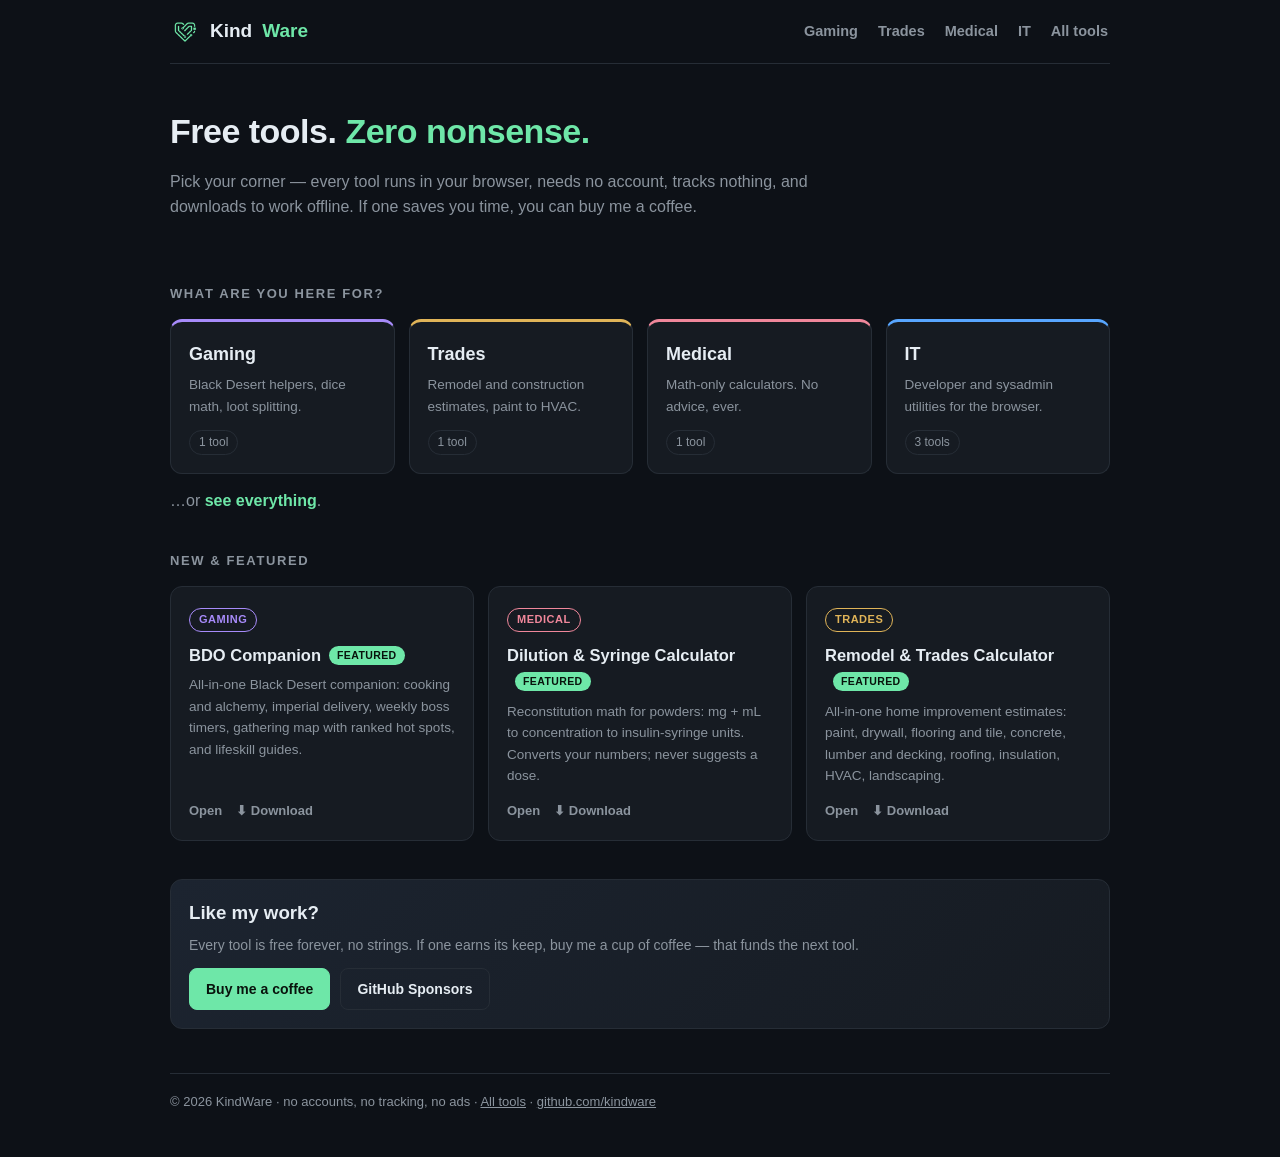
<file: index.html>
<!doctype html>
<html lang="en">
<head>
<meta charset="utf-8">
<meta name="viewport" content="width=device-width, initial-scale=1">
<title>KindWare — free browser tools that just work</title>
<meta name="description" content="Free, no-account browser tools for Gaming, Trades, Medical and IT. No tracking, no ads — download them and they work offline.">
<link rel="canonical" href="https://kindware.github.io/">
<meta property="og:title" content="KindWare — free browser tools that just work">
<meta property="og:description" content="Free, no-account browser tools for Gaming, Trades, Medical and IT. Works offline.">
<meta property="og:image" content="https://kindware.github.io/assets/og-image-1200x630.png">
<meta property="og:url" content="https://kindware.github.io/">
<meta name="twitter:card" content="summary_large_image">
<link rel="icon" type="image/png" sizes="32x32" href="assets/favicon-32.png">
<link rel="icon" type="image/png" sizes="48x48" href="assets/favicon-48.png">
<link rel="stylesheet" href="assets/site.css">
<script type="application/ld+json">
{"@context":"https://schema.org","@type":"WebSite","name":"KindWare","url":"https://kindware.github.io/","description":"Free browser tools for Gaming, Trades, Medical and IT. No accounts, no tracking."}
</script>
</head>
<body>
<div class="wrap">

  <nav class="nav">
    <a class="brand" href="/"><img src="assets/logo-96.png" alt="">Kind<em>Ware</em></a>
    <div class="links">
      <a href="/gaming/">Gaming</a>
      <a href="/trades/">Trades</a>
      <a href="/medical/">Medical</a>
      <a href="/it/">IT</a>
      <a href="/tools/">All tools</a>
    </div>
  </nav>

  <div class="hero">
    <h1>Free tools. <span style="color:var(--accent)">Zero nonsense.</span></h1>
    <p>Pick your corner — every tool runs in your browser, needs no account, tracks nothing, and downloads to work offline.
    If one saves you time, you can buy me a coffee.</p>
  </div>

  <div class="wb" id="welcome-back">
    <h3>Welcome back</h3>
    <p class="picks"></p>
  </div>

  <h2 class="sect">What are you here for?</h2>
  <div class="sections">
    <a class="sec-card" href="/gaming/" style="--sec:#a78bfa" onclick="kwTrackSection('gaming')">
      <h3>Gaming</h3><p>Black Desert helpers, dice math, loot splitting.</p>
      <span class="count" id="count-gaming">—</span>
    </a>
    <a class="sec-card" href="/trades/" style="--sec:#e0b458" onclick="kwTrackSection('trades')">
      <h3>Trades</h3><p>Remodel and construction estimates, paint to HVAC.</p>
      <span class="count" id="count-trades">—</span>
    </a>
    <a class="sec-card" href="/medical/" style="--sec:#f0879b" onclick="kwTrackSection('medical')">
      <h3>Medical</h3><p>Math-only calculators. No advice, ever.</p>
      <span class="count" id="count-medical">—</span>
    </a>
    <a class="sec-card" href="/it/" style="--sec:#58a6ff" onclick="kwTrackSection('it')">
      <h3>IT</h3><p>Developer and sysadmin utilities for the browser.</p>
      <span class="count" id="count-it">—</span>
    </a>
  </div>
  <p class="muted" style="margin-top:14px">…or <a href="/tools/" style="color:var(--accent);text-decoration:none;font-weight:600">see everything</a>.</p>

  <h2 class="sect">New &amp; featured</h2>
  <div class="grid" id="newest-grid"><p class="muted">Loading tools…</p></div>

  <div class="support">
    <h3>Like my work?</h3>
    <p>Every tool is free forever, no strings. If one earns its keep, buy me a cup of coffee — that funds the next tool.</p>
    <div class="btns">
      <a class="btn primary" href="https://ko-fi.com/kindwaretools">Buy me a coffee</a>
      <a class="btn" href="https://github.com/sponsors/kindware">GitHub Sponsors</a>
    </div>
  </div>

  <footer class="site">
    © 2026 KindWare · no accounts, no tracking, no ads ·
    <a href="/tools/">All tools</a> ·
    <a href="https://github.com/kindware">github.com/kindware</a>
  </footer>

</div>
<script src="assets/site.js"></script>
<script>kwHome()</script>
</body>
</html>
</file>
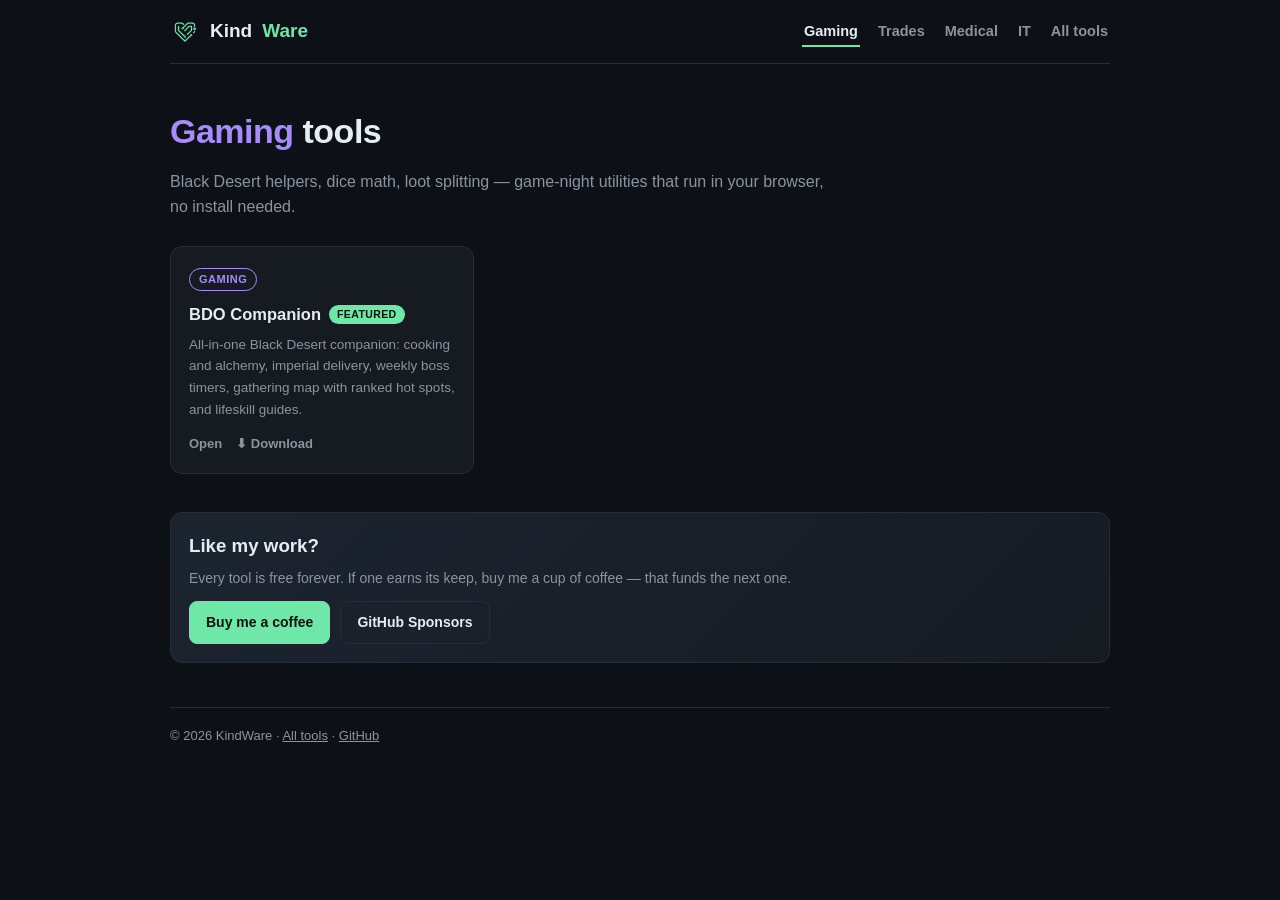
<file: gaming/index.html>
<!doctype html>
<html lang="en">
<head>
<meta charset="utf-8">
<meta name="viewport" content="width=device-width, initial-scale=1">
<title>Gaming tools — KindWare</title>
<meta name="description" content="Free browser tools for gamers: BDO helpers, dice math, loot splitting. No accounts, no tracking, works offline.">
<link rel="canonical" href="https://kindware.github.io/gaming/">
<meta property="og:title" content="Gaming tools — KindWare">
<meta property="og:description" content="Free browser tools for gamers. No accounts, no tracking, works offline.">
<meta property="og:image" content="https://kindware.github.io/assets/og-image-1200x630.png">
<meta property="og:url" content="https://kindware.github.io/gaming/">
<meta name="twitter:card" content="summary_large_image">
<link rel="icon" type="image/png" sizes="32x32" href="../assets/favicon-32.png">
<link rel="stylesheet" href="../assets/site.css">
</head>
<body>
<div class="wrap">

  <nav class="nav">
    <a class="brand" href="/"><img src="../assets/logo-96.png" alt="">Kind<em>Ware</em></a>
    <div class="links">
      <a href="/gaming/" class="active">Gaming</a>
      <a href="/trades/">Trades</a>
      <a href="/medical/">Medical</a>
      <a href="/it/">IT</a>
      <a href="/tools/">All tools</a>
    </div>
  </nav>

  <div class="hero">
    <h1><span style="color:var(--gaming)">Gaming</span> tools</h1>
    <p>Black Desert helpers, dice math, loot splitting — game-night utilities that run in your browser, no install needed.</p>
  </div>

  <div class="grid" id="tool-grid"><p class="muted">Loading tools…</p></div>
  <noscript><p class="muted">Enable JavaScript for the live list, or browse <a href="/tools/">all tools</a>.</p></noscript>

  <div class="support">
    <h3>Like my work?</h3>
    <p>Every tool is free forever. If one earns its keep, buy me a cup of coffee — that funds the next one.</p>
    <div class="btns">
      <a class="btn primary" href="https://ko-fi.com/kindwaretools">Buy me a coffee</a>
      <a class="btn" href="https://github.com/sponsors/kindware">GitHub Sponsors</a>
    </div>
  </div>

  <footer class="site">
    © 2026 KindWare · <a href="/tools/">All tools</a> · <a href="https://github.com/kindware">GitHub</a>
  </footer>

</div>
<script src="../assets/site.js"></script>
<script>kwRenderSectionTools("gaming", "tool-grid"); kwTrackSection("gaming")</script>
</body>
</html>
</file>
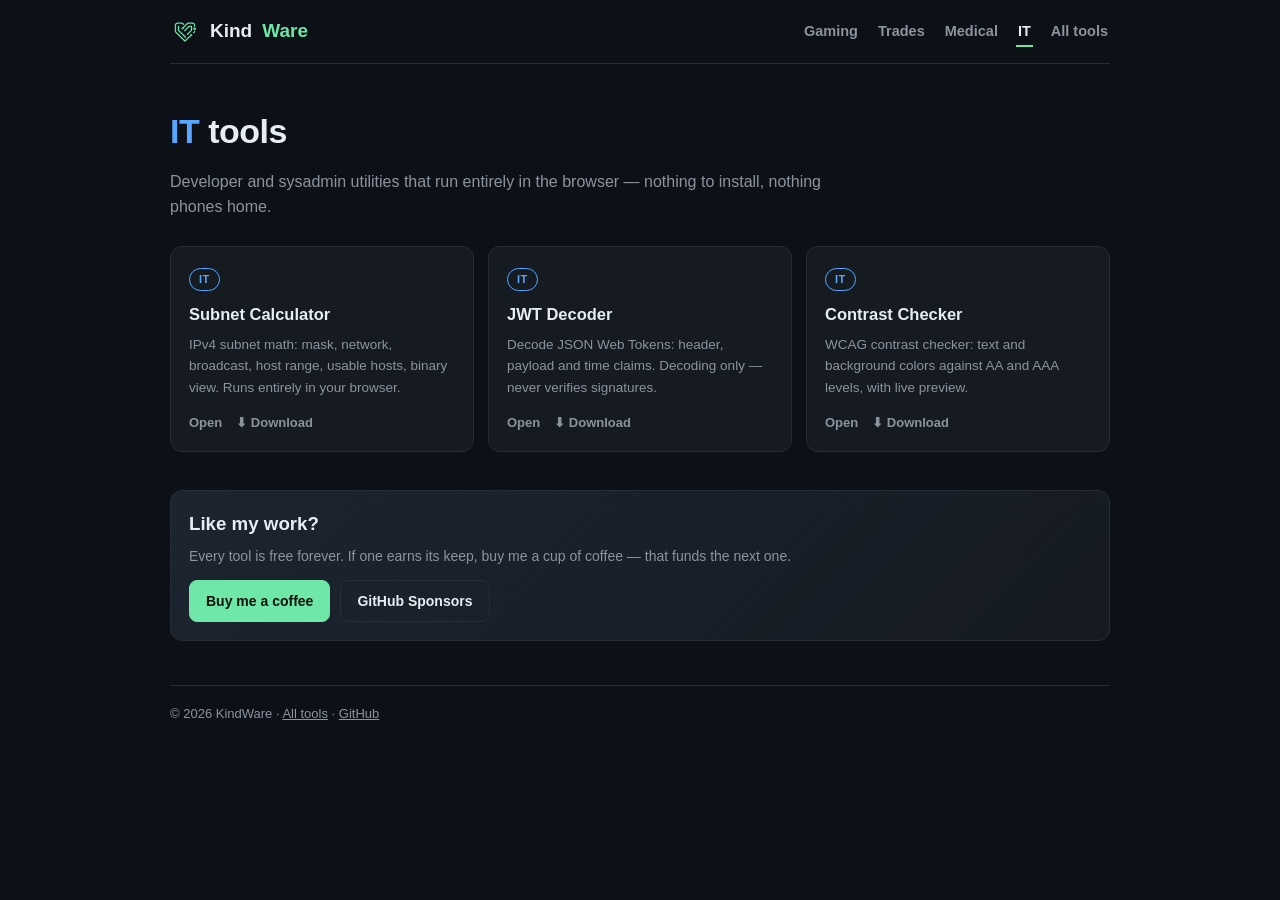
<file: it/index.html>
<!doctype html>
<html lang="en">
<head>
<meta charset="utf-8">
<meta name="viewport" content="width=device-width, initial-scale=1">
<title>IT tools — KindWare</title>
<meta name="description" content="Free developer and sysadmin tools for the browser: subnet math, JWT decoding, contrast checks, timestamps and more. No accounts, works offline.">
<link rel="canonical" href="https://kindware.github.io/it/">
<meta property="og:title" content="IT tools — KindWare">
<meta property="og:description" content="Developer and sysadmin utilities for the browser. No accounts, no tracking, works offline.">
<meta property="og:image" content="https://kindware.github.io/assets/og-image-1200x630.png">
<meta property="og:url" content="https://kindware.github.io/it/">
<meta name="twitter:card" content="summary_large_image">
<link rel="icon" type="image/png" sizes="32x32" href="../assets/favicon-32.png">
<link rel="stylesheet" href="../assets/site.css">
</head>
<body>
<div class="wrap">

  <nav class="nav">
    <a class="brand" href="/"><img src="../assets/logo-96.png" alt="">Kind<em>Ware</em></a>
    <div class="links">
      <a href="/gaming/">Gaming</a>
      <a href="/trades/">Trades</a>
      <a href="/medical/">Medical</a>
      <a href="/it/" class="active">IT</a>
      <a href="/tools/">All tools</a>
    </div>
  </nav>

  <div class="hero">
    <h1><span style="color:var(--it)">IT</span> tools</h1>
    <p>Developer and sysadmin utilities that run entirely in the browser — nothing to install, nothing phones home.</p>
  </div>

  <div class="grid" id="tool-grid"><p class="muted">Loading tools…</p></div>
  <noscript><p class="muted">Enable JavaScript for the live list, or browse <a href="/tools/">all tools</a>.</p></noscript>

  <div class="support">
    <h3>Like my work?</h3>
    <p>Every tool is free forever. If one earns its keep, buy me a cup of coffee — that funds the next one.</p>
    <div class="btns">
      <a class="btn primary" href="https://ko-fi.com/kindwaretools">Buy me a coffee</a>
      <a class="btn" href="https://github.com/sponsors/kindware">GitHub Sponsors</a>
    </div>
  </div>

  <footer class="site">
    © 2026 KindWare · <a href="/tools/">All tools</a> · <a href="https://github.com/kindware">GitHub</a>
  </footer>

</div>
<script src="../assets/site.js"></script>
<script>kwRenderSectionTools("it", "tool-grid"); kwTrackSection("it")</script>
</body>
</html>
</file>
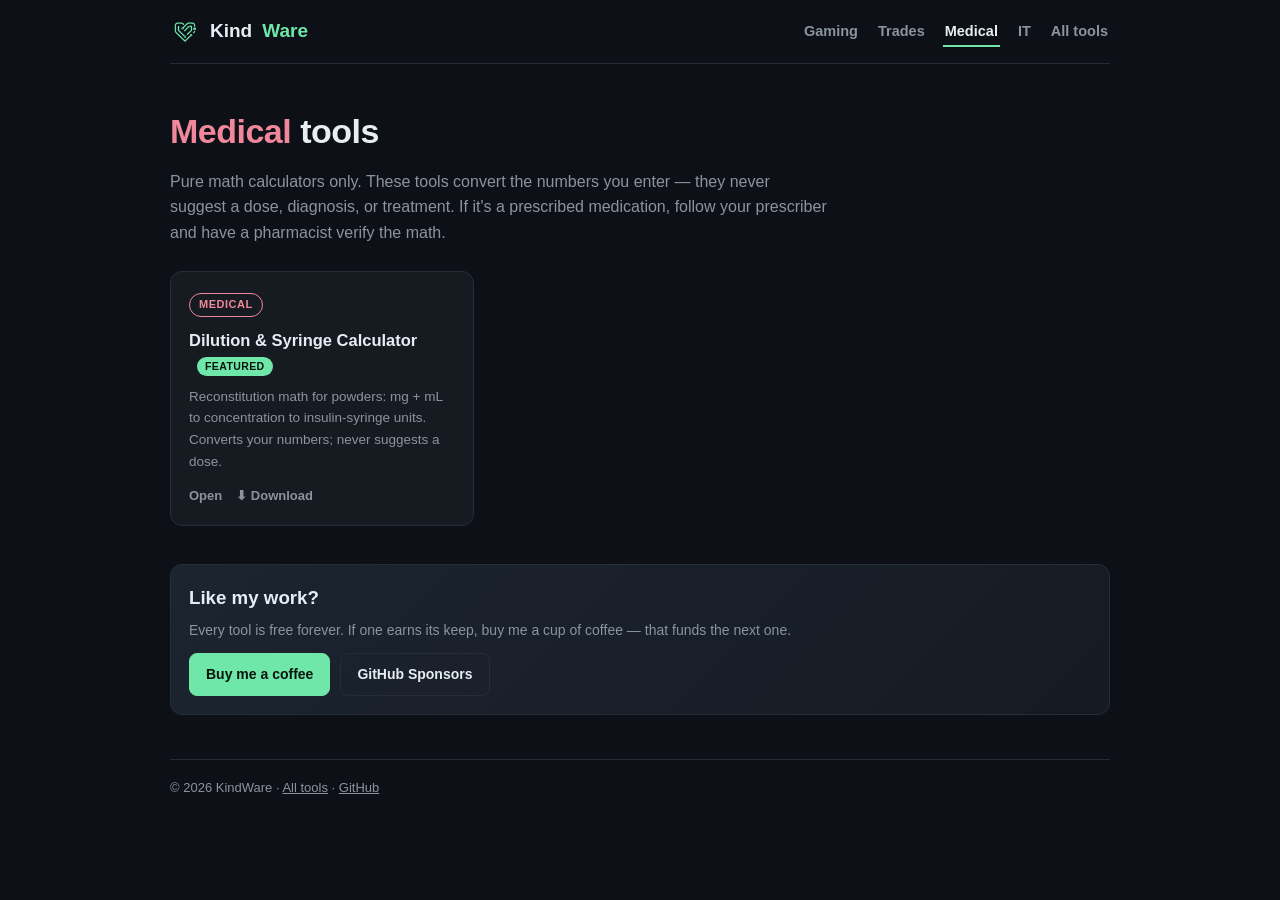
<file: medical/index.html>
<!doctype html>
<html lang="en">
<head>
<meta charset="utf-8">
<meta name="viewport" content="width=device-width, initial-scale=1">
<title>Medical tools — KindWare</title>
<meta name="description" content="Free math-only medical calculators: dilution and syringe math, unit conversions. No advice, no dosing recommendations, no tracking.">
<link rel="canonical" href="https://kindware.github.io/medical/">
<meta property="og:title" content="Medical tools — KindWare">
<meta property="og:description" content="Math-only medical calculators. No advice, no tracking, works offline.">
<meta property="og:image" content="https://kindware.github.io/assets/og-image-1200x630.png">
<meta property="og:url" content="https://kindware.github.io/medical/">
<meta name="twitter:card" content="summary_large_image">
<link rel="icon" type="image/png" sizes="32x32" href="../assets/favicon-32.png">
<link rel="stylesheet" href="../assets/site.css">
</head>
<body>
<div class="wrap">

  <nav class="nav">
    <a class="brand" href="/"><img src="../assets/logo-96.png" alt="">Kind<em>Ware</em></a>
    <div class="links">
      <a href="/gaming/">Gaming</a>
      <a href="/trades/">Trades</a>
      <a href="/medical/" class="active">Medical</a>
      <a href="/it/">IT</a>
      <a href="/tools/">All tools</a>
    </div>
  </nav>

  <div class="hero">
    <h1><span style="color:var(--medical)">Medical</span> tools</h1>
    <p>Pure math calculators only. These tools convert the numbers you enter — they never suggest a dose, diagnosis, or treatment.
    If it's a prescribed medication, follow your prescriber and have a pharmacist verify the math.</p>
  </div>

  <div class="grid" id="tool-grid"><p class="muted">Loading tools…</p></div>
  <noscript><p class="muted">Enable JavaScript for the live list, or browse <a href="/tools/">all tools</a>.</p></noscript>

  <div class="support">
    <h3>Like my work?</h3>
    <p>Every tool is free forever. If one earns its keep, buy me a cup of coffee — that funds the next one.</p>
    <div class="btns">
      <a class="btn primary" href="https://ko-fi.com/kindwaretools">Buy me a coffee</a>
      <a class="btn" href="https://github.com/sponsors/kindware">GitHub Sponsors</a>
    </div>
  </div>

  <footer class="site">
    © 2026 KindWare · <a href="/tools/">All tools</a> · <a href="https://github.com/kindware">GitHub</a>
  </footer>

</div>
<script src="../assets/site.js"></script>
<script>kwRenderSectionTools("medical", "tool-grid"); kwTrackSection("medical")</script>
</body>
</html>
</file>
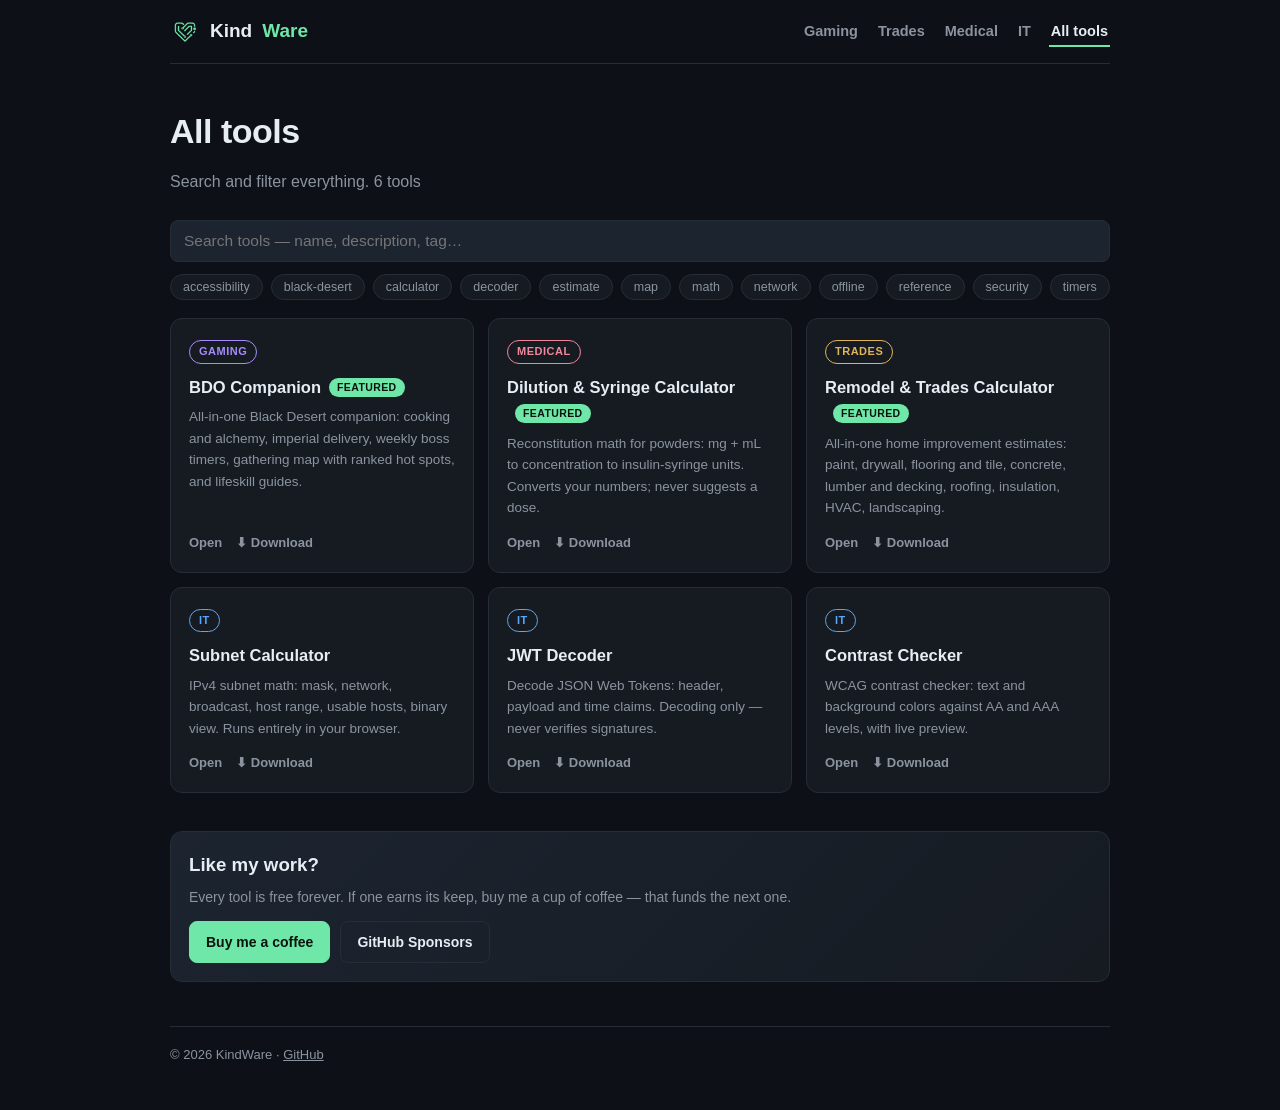
<file: tools/index.html>
<!doctype html>
<html lang="en">
<head>
<meta charset="utf-8">
<meta name="viewport" content="width=device-width, initial-scale=1">
<title>All tools — KindWare</title>
<meta name="description" content="Every KindWare tool in one place. Search and filter free browser tools for Gaming, Trades, Medical and IT — no accounts, works offline.">
<link rel="canonical" href="https://kindware.github.io/tools/">
<meta property="og:title" content="All tools — KindWare">
<meta property="og:description" content="Every KindWare tool in one place. Free, no accounts, works offline.">
<meta property="og:image" content="https://kindware.github.io/assets/og-image-1200x630.png">
<meta property="og:url" content="https://kindware.github.io/tools/">
<meta name="twitter:card" content="summary_large_image">
<link rel="icon" type="image/png" sizes="32x32" href="../assets/favicon-32.png">
<link rel="stylesheet" href="../assets/site.css">
</head>
<body>
<div class="wrap">

  <nav class="nav">
    <a class="brand" href="/"><img src="../assets/logo-96.png" alt="">Kind<em>Ware</em></a>
    <div class="links">
      <a href="/gaming/">Gaming</a>
      <a href="/trades/">Trades</a>
      <a href="/medical/">Medical</a>
      <a href="/it/">IT</a>
      <a href="/tools/" class="active">All tools</a>
    </div>
  </nav>

  <div class="hero">
    <h1>All tools</h1>
    <p>Search and filter everything. <span class="muted" id="count">—</span></p>
  </div>

  <div class="searchrow"><input id="search" type="search" placeholder="Search tools — name, description, tag…" autocomplete="off"></div>
  <div class="chips" id="chips"></div>

  <div class="grid" id="dir-grid"><p class="muted">Loading tools…</p></div>
  <noscript><p class="muted">Enable JavaScript to browse the directory.</p></noscript>

  <div class="support">
    <h3>Like my work?</h3>
    <p>Every tool is free forever. If one earns its keep, buy me a cup of coffee — that funds the next one.</p>
    <div class="btns">
      <a class="btn primary" href="https://ko-fi.com/kindwaretools">Buy me a coffee</a>
      <a class="btn" href="https://github.com/sponsors/kindware">GitHub Sponsors</a>
    </div>
  </div>

  <footer class="site">
    © 2026 KindWare · <a href="https://github.com/kindware">GitHub</a>
  </footer>

</div>
<script src="../assets/site.js"></script>
<script>kwDirectory()</script>
</body>
</html>
</file>
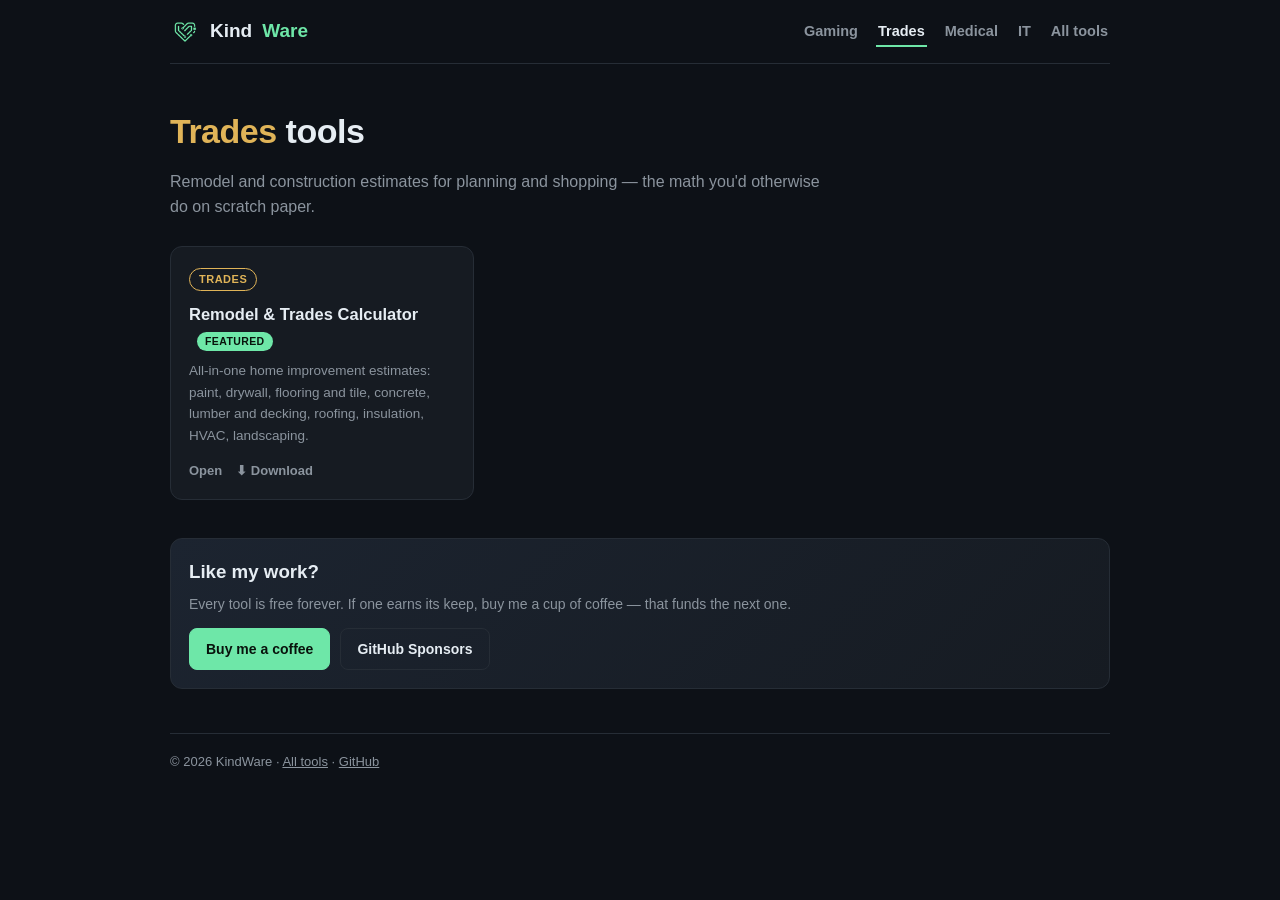
<file: trades/index.html>
<!doctype html>
<html lang="en">
<head>
<meta charset="utf-8">
<meta name="viewport" content="width=device-width, initial-scale=1">
<title>Trades tools — KindWare</title>
<meta name="description" content="Free remodel and construction calculators: paint, drywall, tile, concrete, lumber, roofing, insulation, HVAC, landscaping. No accounts, works offline.">
<link rel="canonical" href="https://kindware.github.io/trades/">
<meta property="og:title" content="Trades tools — KindWare">
<meta property="og:description" content="Free remodel and construction calculators. No accounts, no tracking, works offline.">
<meta property="og:image" content="https://kindware.github.io/assets/og-image-1200x630.png">
<meta property="og:url" content="https://kindware.github.io/trades/">
<meta name="twitter:card" content="summary_large_image">
<link rel="icon" type="image/png" sizes="32x32" href="../assets/favicon-32.png">
<link rel="stylesheet" href="../assets/site.css">
</head>
<body>
<div class="wrap">

  <nav class="nav">
    <a class="brand" href="/"><img src="../assets/logo-96.png" alt="">Kind<em>Ware</em></a>
    <div class="links">
      <a href="/gaming/">Gaming</a>
      <a href="/trades/" class="active">Trades</a>
      <a href="/medical/">Medical</a>
      <a href="/it/">IT</a>
      <a href="/tools/">All tools</a>
    </div>
  </nav>

  <div class="hero">
    <h1><span style="color:var(--trades)">Trades</span> tools</h1>
    <p>Remodel and construction estimates for planning and shopping — the math you'd otherwise do on scratch paper.</p>
  </div>

  <div class="grid" id="tool-grid"><p class="muted">Loading tools…</p></div>
  <noscript><p class="muted">Enable JavaScript for the live list, or browse <a href="/tools/">all tools</a>.</p></noscript>

  <div class="support">
    <h3>Like my work?</h3>
    <p>Every tool is free forever. If one earns its keep, buy me a cup of coffee — that funds the next one.</p>
    <div class="btns">
      <a class="btn primary" href="https://ko-fi.com/kindwaretools">Buy me a coffee</a>
      <a class="btn" href="https://github.com/sponsors/kindware">GitHub Sponsors</a>
    </div>
  </div>

  <footer class="site">
    © 2026 KindWare · <a href="/tools/">All tools</a> · <a href="https://github.com/kindware">GitHub</a>
  </footer>

</div>
<script src="../assets/site.js"></script>
<script>kwRenderSectionTools("trades", "tool-grid"); kwTrackSection("trades")</script>
</body>
</html>
</file>
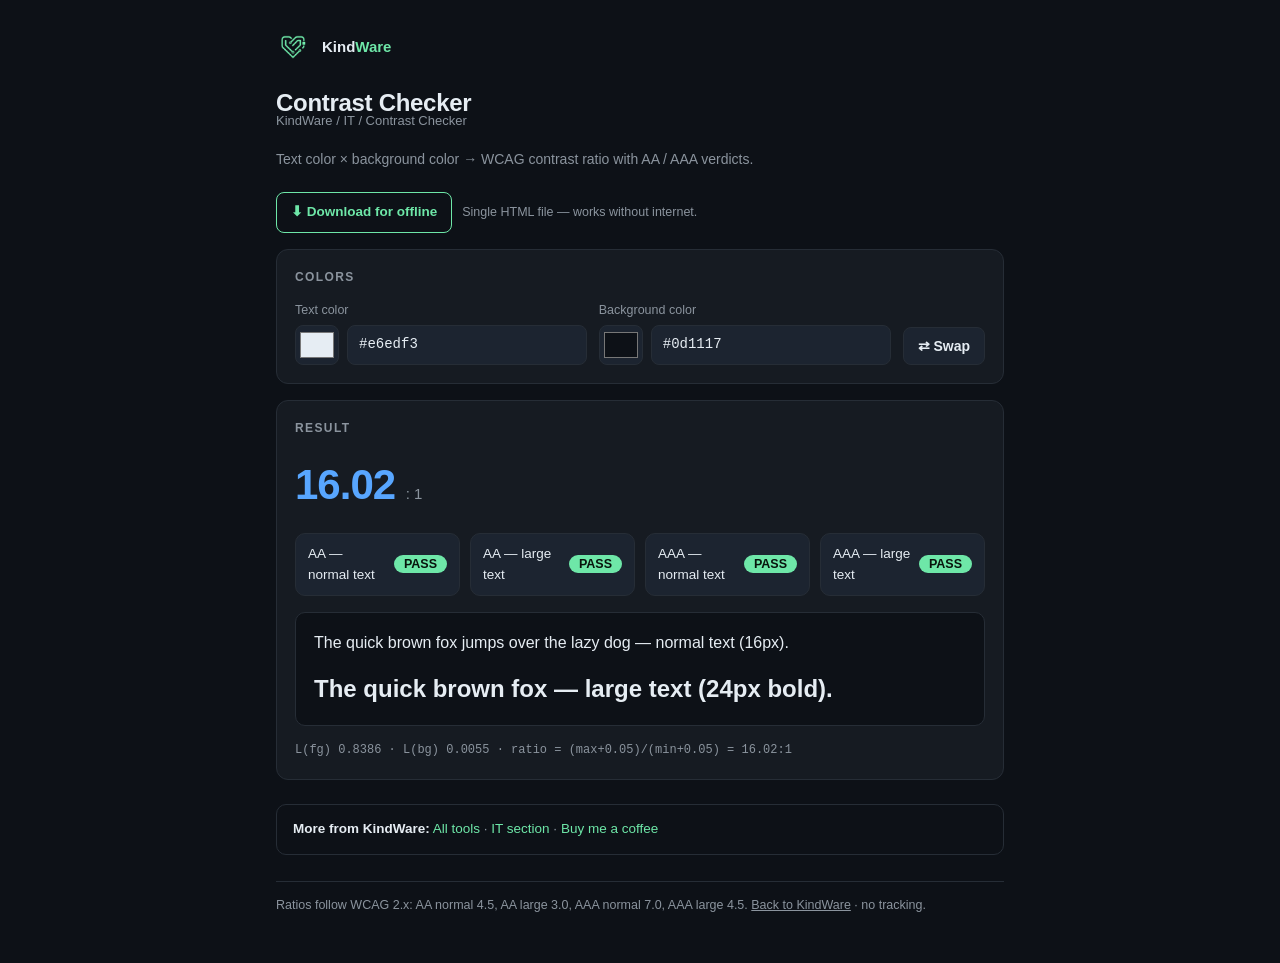
<file: tools/contrast-check.html>
<!doctype html>
<html lang="en">
<head>
<meta charset="utf-8">
<meta name="viewport" content="width=device-width, initial-scale=1">
<title>Contrast Checker (WCAG) — KindWare</title>
<meta name="description" content="WCAG contrast ratio checker: test text and background colors against AA and AAA levels. Runs in your browser, works offline.">
<link rel="canonical" href="https://kindware.github.io/tools/contrast-check.html">
<meta property="og:title" content="Contrast Checker (WCAG) — KindWare">
<meta property="og:description" content="Test color contrast against WCAG AA and AAA. No accounts, works offline.">
<meta property="og:image" content="https://kindware.github.io/assets/og-image-1200x630.png">
<meta name="twitter:card" content="summary_large_image">
<link rel="icon" type="image/png" sizes="32x32" href="[data-uri]">
<style>
  :root { --bg:#0d1117; --panel:#161b22; --panel-2:#1c2430; --text:#e6edf3; --dim:#8b949e; --accent:#6ee7a8; --border:#262d36; --it:#58a6ff; }
  * { box-sizing:border-box; }
  body { margin:0; background:var(--bg); color:var(--text); font:15px/1.55 -apple-system,BlinkMacSystemFont,"Segoe UI",Roboto,Helvetica,Arial,sans-serif; }
  .wrap { max-width:760px; margin:0 auto; padding:30px 16px 48px; }
  .top { display:flex; align-items:center; gap:12px; margin-bottom:20px; }
  .top img { width:34px; height:34px; }
  .top a { color:var(--text); text-decoration:none; font-weight:700; }
  .top a em { font-style:normal; color:var(--accent); }
  h1 { font-size:24px; margin:0 0 4px; letter-spacing:-0.3px; }
  .crumbs { font-size:13px; color:var(--dim); margin:-14px 0 18px; }
  .crumbs a { color:var(--dim); text-decoration:none; }
  .crumbs a:hover { color:var(--accent); }
  .sub { color:var(--dim); font-size:14px; margin:0 0 10px; }
  .dlbtn { display:inline-block; margin-top:6px; padding:9px 14px; border-radius:8px; border:1px solid var(--accent); color:var(--accent); text-decoration:none; font-size:13.5px; font-weight:600; }
  .dlbtn:hover { background:var(--accent); color:#08130c; }
  .dlnote { color:var(--dim); font-size:12.5px; margin-left:10px; }
  .card { background:var(--panel); border:1px solid var(--border); border-radius:12px; padding:18px; margin:16px 0 0; }
  h2 { font-size:12px; text-transform:uppercase; letter-spacing:1.4px; color:var(--dim); margin:0 0 14px; font-weight:600; }
  .row { display:grid; grid-template-columns:1fr 1fr auto; gap:12px; align-items:end; }
  @media (max-width:560px) { .row { grid-template-columns:1fr 1fr; } .swap { grid-column:span 2; } }
  label { display:block; font-size:12.5px; color:var(--dim); margin-bottom:5px; }
  .pair { display:flex; gap:8px; align-items:center; }
  input[type="color"] { width:44px; height:40px; padding:2px; border:1px solid var(--border); border-radius:8px; background:var(--panel-2); cursor:pointer; }
  input[type="text"] { flex:1; padding:9px 11px; border-radius:8px; border:1px solid var(--border); background:var(--panel-2); color:var(--text); font:14px/1.4 ui-monospace,Consolas,monospace; text-transform:lowercase; }
  input:focus { outline:2px solid var(--accent); outline-offset:-1px; }
  .swap { padding:10px 14px; border-radius:8px; border:1px solid var(--border); background:var(--panel-2); color:var(--text); font-size:14px; font-weight:600; cursor:pointer; }
  .swap:hover { border-color:var(--accent); }
  .ratio { font-size:42px; font-weight:800; color:var(--it); letter-spacing:-1px; font-variant-numeric:tabular-nums; }
  .ratio small { font-size:15px; color:var(--dim); font-weight:400; letter-spacing:0; }
  .badges { display:grid; grid-template-columns:repeat(auto-fill,minmax(160px,1fr)); gap:10px; margin-top:16px; }
  .badge-row { background:var(--panel-2); border:1px solid var(--border); border-radius:10px; padding:10px 12px; display:flex; justify-content:space-between; align-items:center; gap:8px; font-size:13.5px; }
  .pass, .fail { font-weight:700; font-size:12.5px; border-radius:999px; padding:2px 10px; }
  .pass { color:#08130c; background:var(--accent); }
  .fail { color:#fff; background:#b03050; }
  .preview { margin-top:16px; border:1px solid var(--border); border-radius:10px; padding:18px; }
  .preview .normal { font-size:16px; }
  .preview .large { font-size:24px; font-weight:700; margin-top:14px; }
  .formula { margin-top:14px; font:12px/1.7 ui-monospace,Consolas,monospace; color:var(--dim); overflow-x:auto; white-space:nowrap; }
  .related { margin:24px 0 0; padding:14px 16px; border:1px solid var(--border); border-radius:10px; font-size:13.5px; color:var(--dim); }
  .related a { color:var(--accent); text-decoration:none; }
  .related a:hover { text-decoration:underline; }
  footer { margin-top:26px; color:var(--dim); font-size:12.5px; border-top:1px solid var(--border); padding-top:14px; }
  footer a { color:var(--dim); }
</style>
</head>
<body>
<div class="wrap">

  <div class="top">
    <img src="[data-uri]" alt="">
    <a href="../index.html">Kind<em>Ware</em></a>
  </div>

  <h1>Contrast Checker</h1>
  <div class="crumbs"><a href="../index.html">KindWare</a> / <a href="../it/index.html">IT</a> / Contrast Checker</div>
  <p class="sub">Text color × background color → WCAG contrast ratio with AA / AAA verdicts.</p>
  <p><a class="dlbtn" href="contrast-check.html" download="kindware-contrast-check.html">⬇ Download for offline</a><span class="dlnote">Single HTML file — works without internet.</span></p>

  <div class="card">
    <h2>Colors</h2>
    <div class="row">
      <div>
        <label for="fgHex">Text color</label>
        <div class="pair"><input id="fg" type="color" value="#e6edf3"><input id="fgHex" type="text" value="#e6edf3" spellcheck="false"></div>
      </div>
      <div>
        <label for="bgHex">Background color</label>
        <div class="pair"><input id="bg" type="color" value="#0d1117"><input id="bgHex" type="text" value="#0d1117" spellcheck="false"></div>
      </div>
      <button class="swap" id="swap" type="button">⇄ Swap</button>
    </div>
  </div>

  <div class="card">
    <h2>Result</h2>
    <div class="ratio" id="ratio">— <small>: 1</small></div>
    <div class="badges">
      <div class="badge-row"><span>AA — normal text</span><span id="aaNormal">—</span></div>
      <div class="badge-row"><span>AA — large text</span><span id="aaLarge">—</span></div>
      <div class="badge-row"><span>AAA — normal text</span><span id="aaaNormal">—</span></div>
      <div class="badge-row"><span>AAA — large text</span><span id="aaaLarge">—</span></div>
    </div>
    <div class="preview" id="preview">
      <div class="normal">The quick brown fox jumps over the lazy dog — normal text (16px).</div>
      <div class="large">The quick brown fox — large text (24px bold).</div>
    </div>
    <div class="formula" id="formula">—</div>
  </div>

  <div class="related">
    <strong style="color:var(--text)">More from KindWare:</strong>
    <a href="../tools/index.html">All tools</a> ·
    <a href="../it/index.html">IT section</a> ·
    <a href="https://ko-fi.com/kindwaretools">Buy me a coffee</a>
  </div>

  <footer>
    Ratios follow WCAG 2.x: AA normal 4.5, AA large 3.0, AAA normal 7.0, AAA large 4.5.
    <a href="../index.html">Back to KindWare</a> · no tracking.
  </footer>

</div>
<script>
  const $ = (id) => document.getElementById(id)

  function hexToRgb(hex) {
    hex = String(hex).trim().toLowerCase()
    if (hex[0] === "#") hex = hex.slice(1)
    if (hex.length === 3) hex = hex.split("").map((c) => c + c).join("")
    if (!/^[0-9a-f]{6}$/.test(hex)) return null
    return [parseInt(hex.slice(0, 2), 16), parseInt(hex.slice(2, 4), 16), parseInt(hex.slice(4, 6), 16)]
  }

  const chan = (v) => { v /= 255; return v <= 0.03928 ? v / 12.92 : Math.pow((v + 0.055) / 1.055, 2.4) }
  const lum = ([r, g, b]) => 0.2126 * chan(r) + 0.7152 * chan(g) + 0.0722 * chan(b)

  function ratioOf(a, b) {
    const la = lum(a), lb = lum(b)
    const hi = Math.max(la, lb), lo = Math.min(la, lb)
    return (hi + 0.05) / (lo + 0.05)
  }

  const verdict = (pass) => pass ? '<span class="pass">PASS</span>' : '<span class="fail">FAIL</span>'

  function paint() {
    const fg = hexToRgb($("fgHex").value)
    const bg = hexToRgb($("bgHex").value)
    if (!fg || !bg) {
      $("ratio").innerHTML = "— <small>: 1</small>"
      for (const id of ["aaNormal", "aaLarge", "aaaNormal", "aaaLarge"]) $(id).innerHTML = "—"
      $("formula").textContent = "Enter valid hex colors (#rgb or #rrggbb)."
      return
    }
    const r = ratioOf(fg, bg)
    $("ratio").innerHTML = r.toFixed(2) + " <small>: 1</small>"
    $("aaNormal").innerHTML = verdict(r >= 4.5)
    $("aaLarge").innerHTML = verdict(r >= 3)
    $("aaaNormal").innerHTML = verdict(r >= 7)
    $("aaaLarge").innerHTML = verdict(r >= 4.5)
    const p = $("preview")
    p.style.color = $("fgHex").value
    p.style.background = $("bgHex").value
    $("formula").textContent =
      "L(fg) " + lum(fg).toFixed(4) + " · L(bg) " + lum(bg).toFixed(4) +
      " · ratio = (max+0.05)/(min+0.05) = " + r.toFixed(2) + ":1"
  }

  function sync(from, to) {
    const el = $(from), target = $(to)
    el.addEventListener("input", () => { target.value = el.value; paint(); save() })
  }
  sync("fg", "fgHex")
  sync("fgHex", "fg")
  sync("bg", "bgHex")
  sync("bgHex", "bg")

  $("swap").addEventListener("click", () => {
    const f = $("fgHex").value, b = $("bgHex").value
    $("fgHex").value = b; $("fg").value = b
    $("bgHex").value = f; $("bg").value = f
    paint(); save()
  })

  function save() { try { localStorage.setItem("kw.contrast", JSON.stringify({ f: $("fgHex").value, b: $("bgHex").value })) } catch {} }
  try {
    const saved = JSON.parse(localStorage.getItem("kw.contrast") || "null")
    if (saved && hexToRgb(saved.f) && hexToRgb(saved.b)) {
      $("fgHex").value = saved.f; $("fg").value = saved.f
      $("bgHex").value = saved.b; $("bg").value = saved.b
    }
  } catch {}

  paint()
</script>
</body>
</html>
</file>
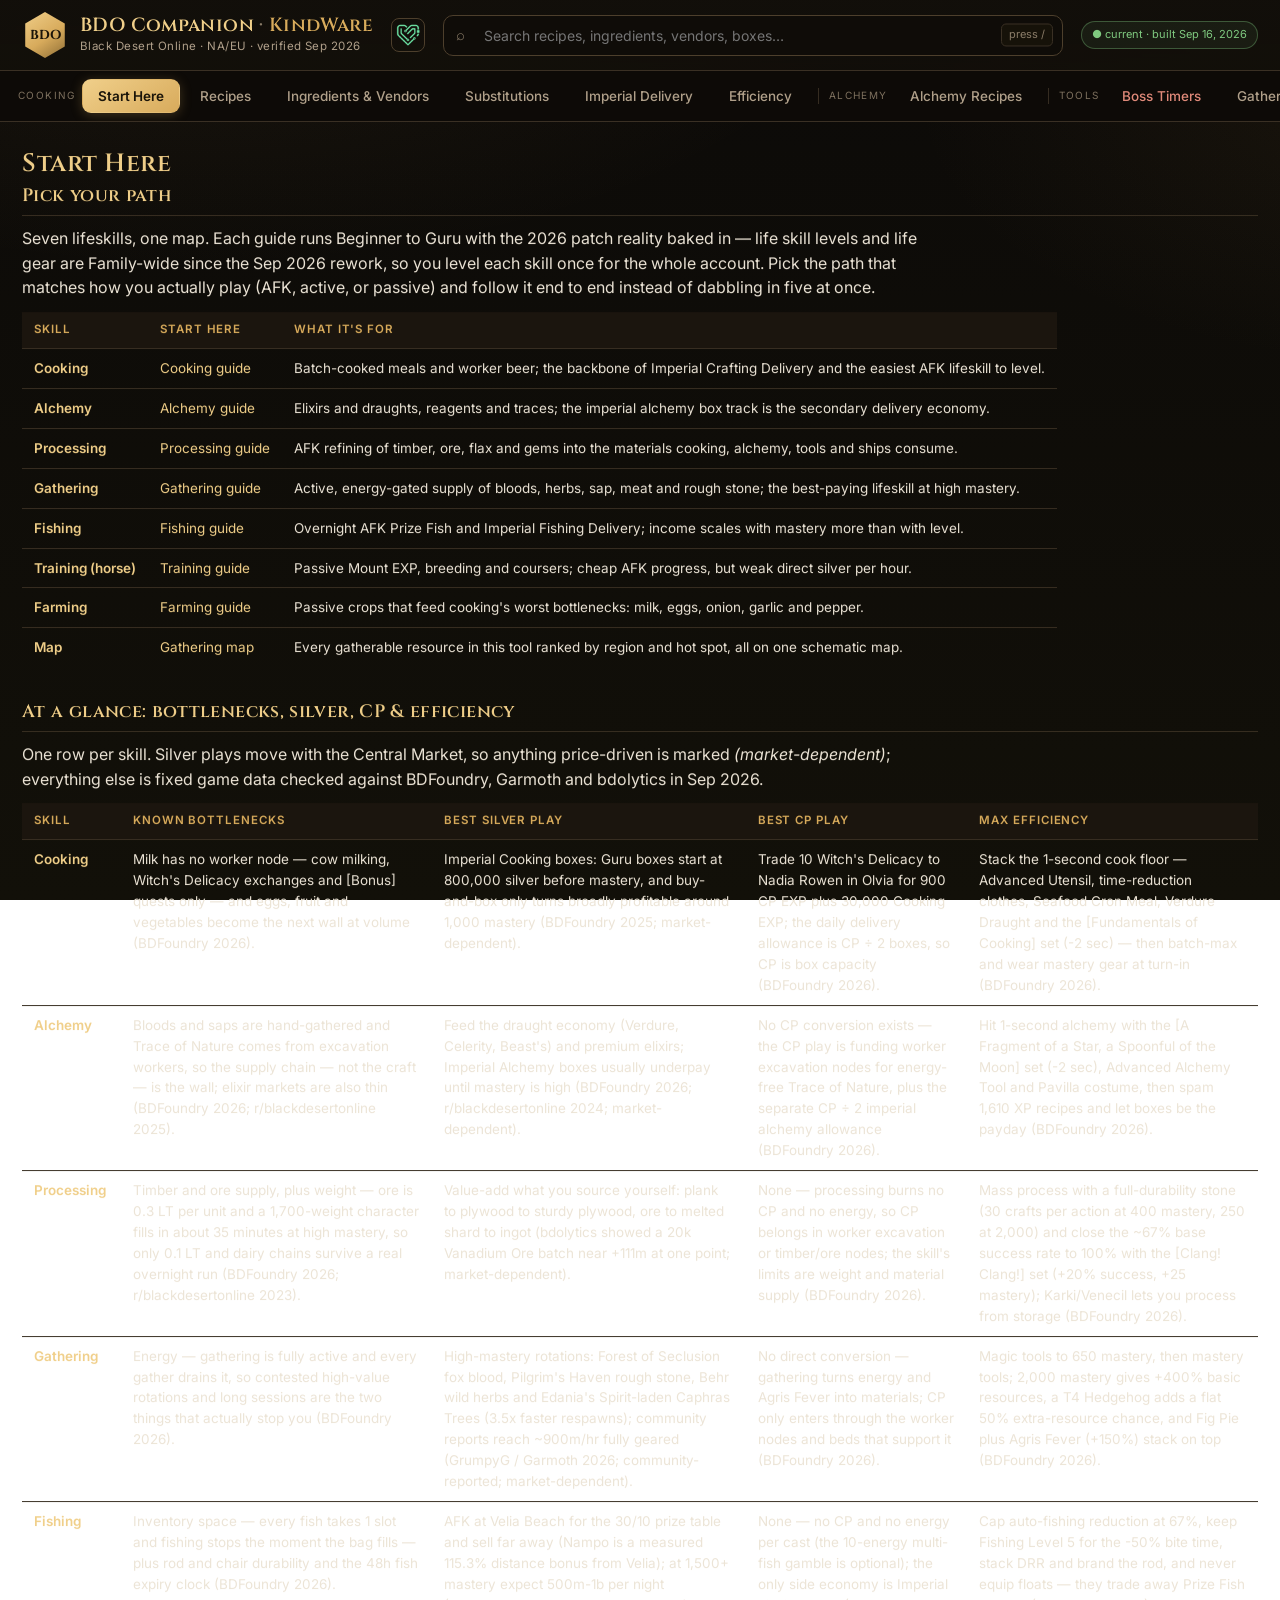
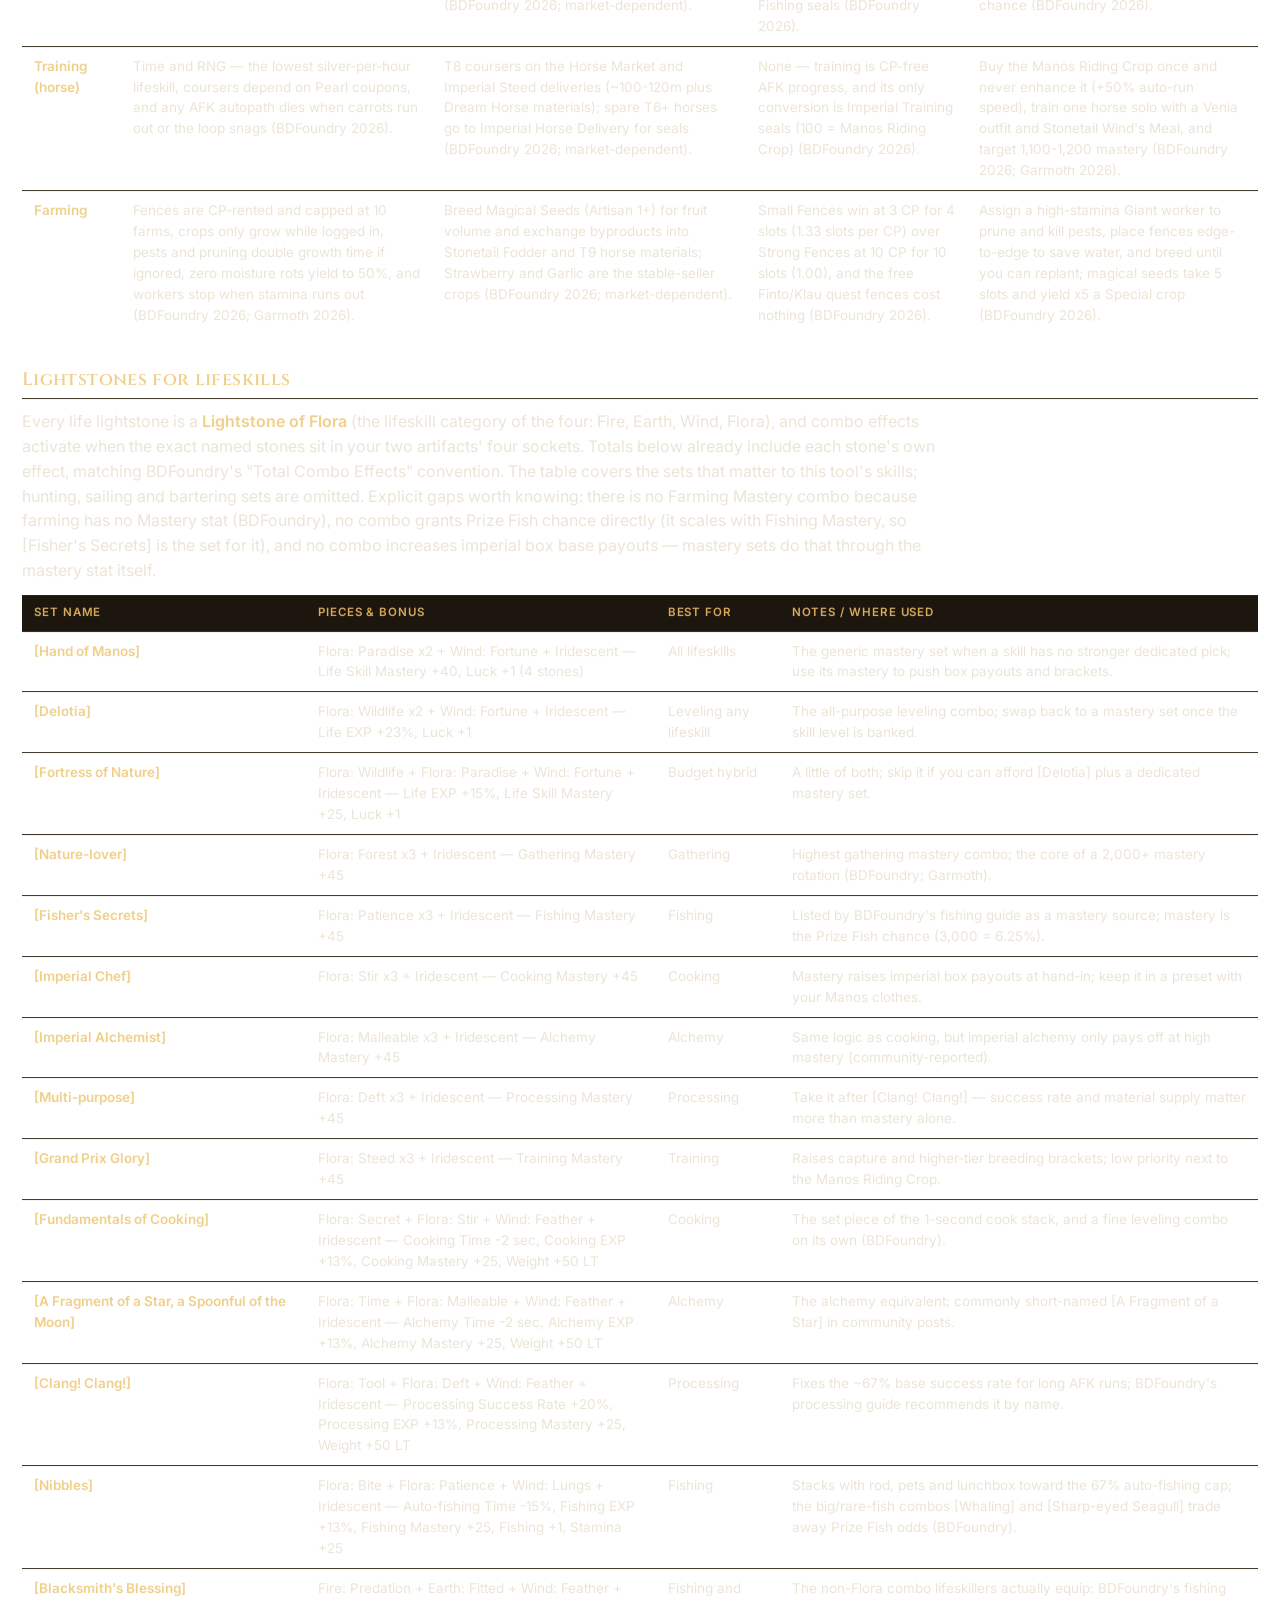
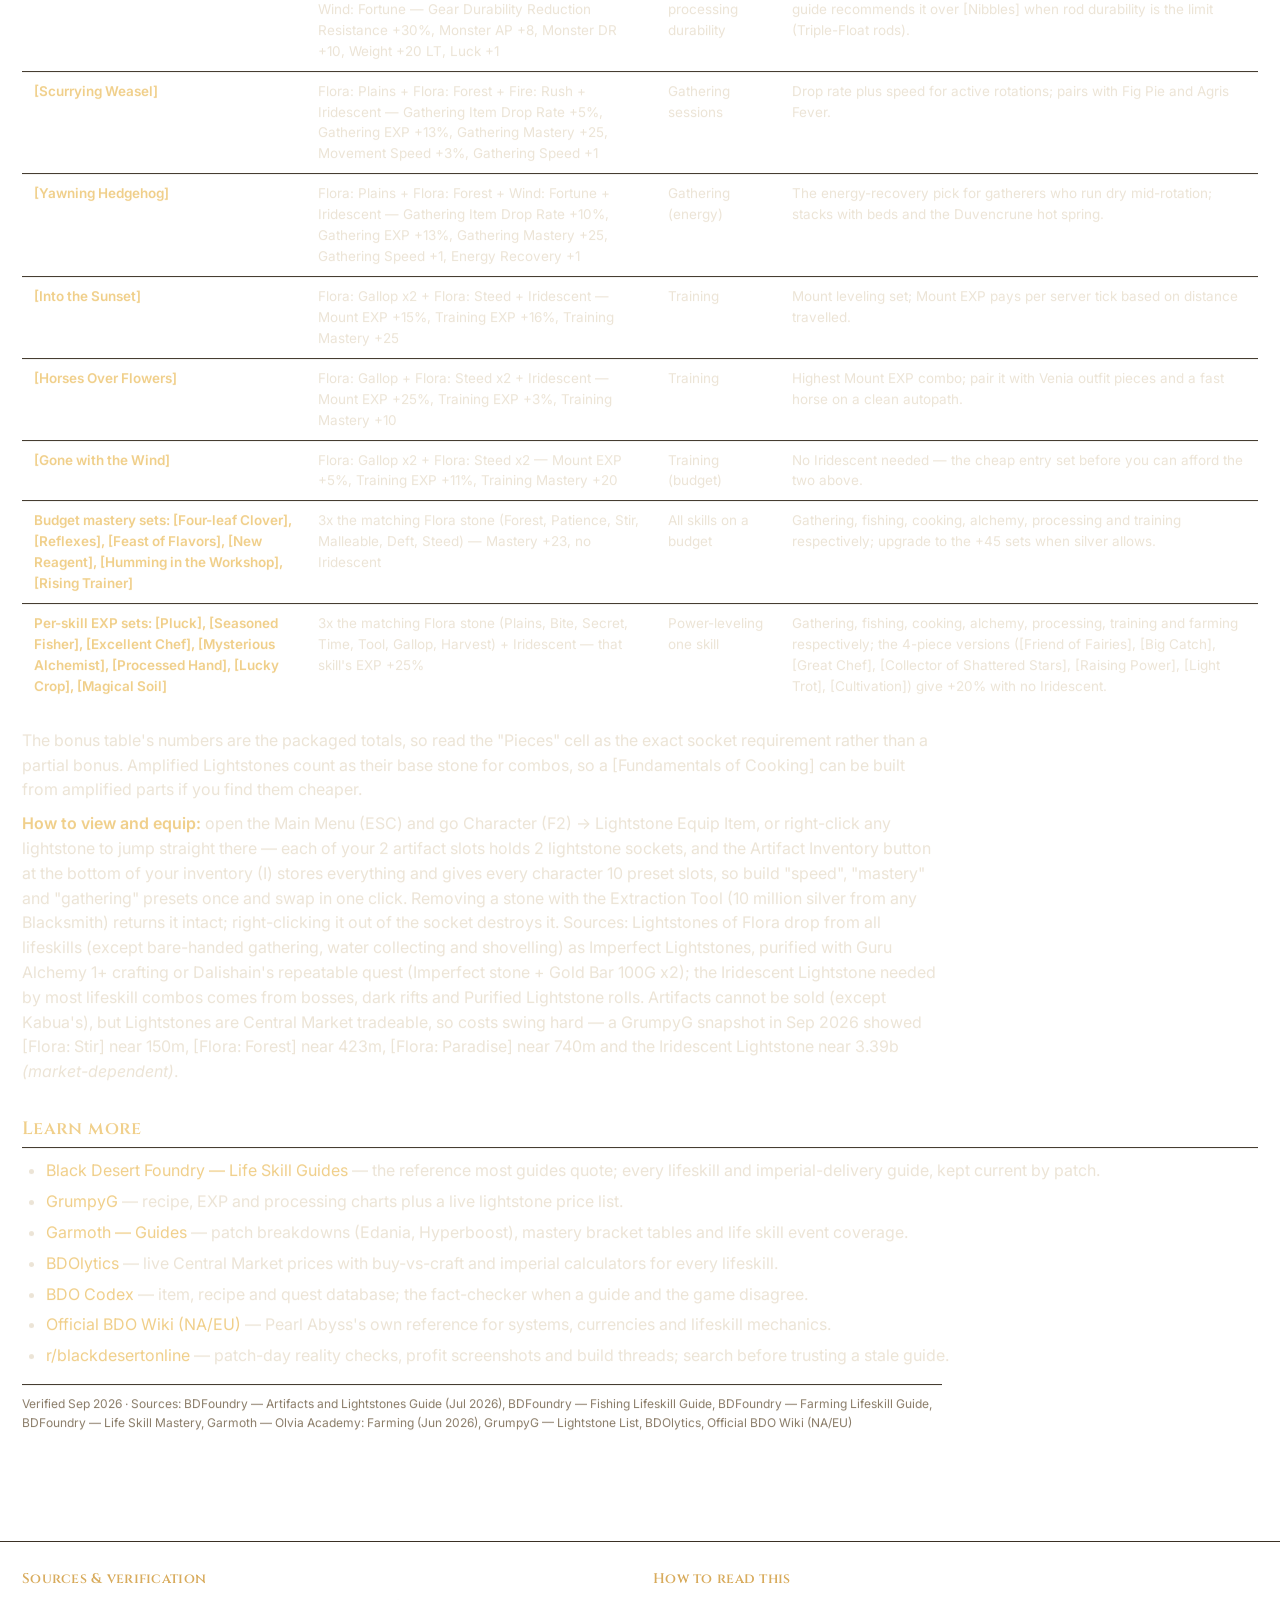
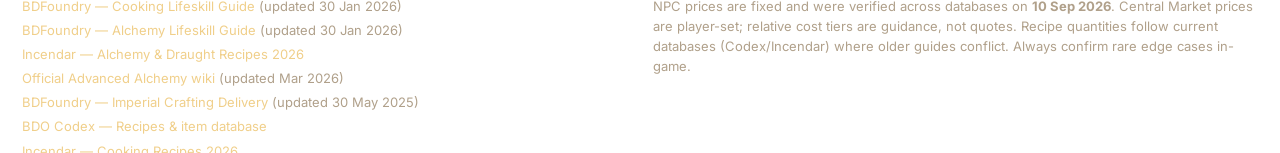
<file: tools/cooking-companion.html>
<!doctype html>
<html lang="en">
<head>
<meta charset="utf-8">
<title>BDO Companion moved — KindWare</title>
<link rel="canonical" href="https://kindware.github.io/tools/bdo-companion.html">
<meta http-equiv="refresh" content="0; url=bdo-companion.html">
<meta name="robots" content="noindex">
</head>
<body style="background:#0c0a08;color:#ece4d6;font-family:sans-serif;padding:40px">
<p>This tool was renamed. Redirecting to <a style="color:#f0cf8a" href="bdo-companion.html">BDO Companion — KindWare</a>…</p>
</body>
</html>
</file>
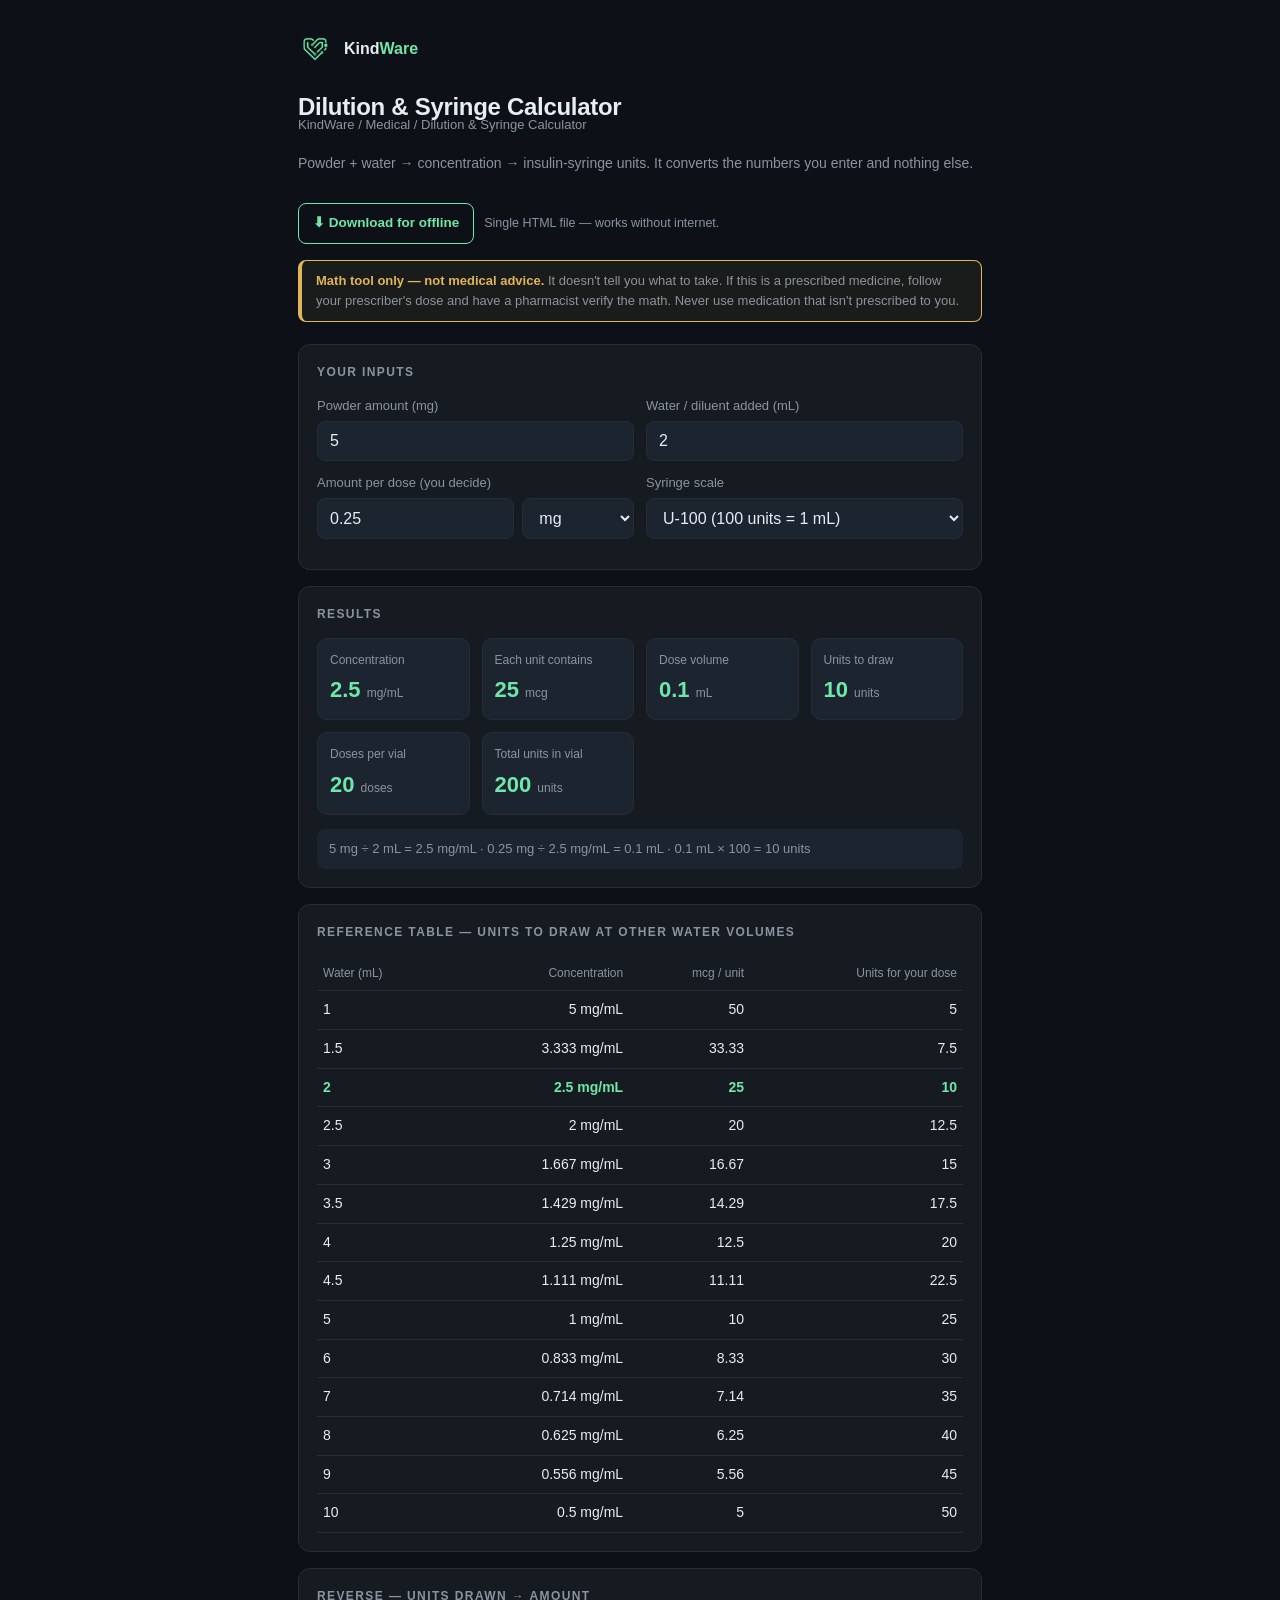
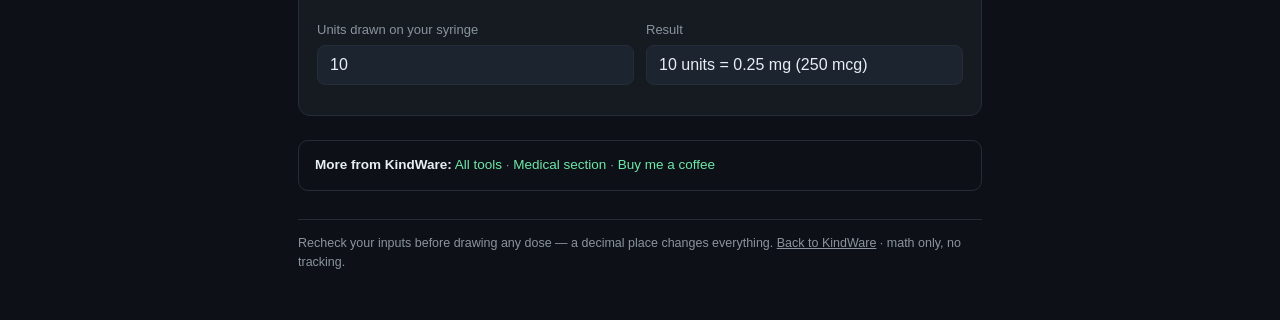
<file: tools/dilution-calc.html>
<!doctype html>
<html lang="en">
<head>
<meta charset="utf-8">
<meta name="viewport" content="width=device-width, initial-scale=1">
<title>Dilution &amp; Syringe Calculator — KindWare</title>
<meta name="description" content="Reconstitution math: powder mg + water mL → concentration → insulin syringe units. Pure arithmetic, no dosing advice.">
<link rel="icon" type="image/png" sizes="32x32" href="[data-uri]">
<style>
  :root {
    --bg: #0d1117;
    --panel: #161b22;
    --panel-2: #1c2430;
    --text: #e6edf3;
    --dim: #8b949e;
    --accent: #6ee7a8;
    --border: #262d36;
    --warn: #e0b458;
  }
  * { box-sizing: border-box; }
  body {
    margin: 0; background: var(--bg); color: var(--text);
    font: 16px/1.55 -apple-system, BlinkMacSystemFont, "Segoe UI", Roboto, Helvetica, Arial, sans-serif;
  }
  .wrap { max-width: 720px; margin: 0 auto; padding: 32px 18px 48px; }
  .top { display: flex; align-items: center; gap: 12px; margin-bottom: 22px; }
  .top img { width: 34px; height: 34px; }
  .top a { color: var(--text); text-decoration: none; font-weight: 700; }
  .top a em { font-style: normal; color: var(--accent); }
  h1 { font-size: 24px; margin: 0 0 4px; letter-spacing: -0.3px; }
  .sub { color: var(--dim); font-size: 14px; margin: 0 0 18px; }
  .notice {
    border: 1px solid var(--warn); border-left: 4px solid var(--warn); border-radius: 8px;
    padding: 10px 14px; font-size: 13px; color: var(--dim); background: rgba(224,180,88,.06); margin-bottom: 22px;
  }
  .notice strong { color: var(--warn); }
  .card { background: var(--panel); border: 1px solid var(--border); border-radius: 12px; padding: 18px; margin-bottom: 16px; }
  h2 { font-size: 12px; text-transform: uppercase; letter-spacing: 1.4px; color: var(--dim); margin: 0 0 14px; font-weight: 600; }
  .row { display: grid; grid-template-columns: 1fr 1fr; gap: 12px; }
  @media (max-width: 520px) { .row { grid-template-columns: 1fr; } }
  label { display: block; font-size: 13px; color: var(--dim); margin-bottom: 5px; }
  input, select {
    width: 100%; padding: 10px 12px; border-radius: 8px; border: 1px solid var(--border);
    background: var(--panel-2); color: var(--text); font-size: 16px; font-variant-numeric: tabular-nums;
  }
  input:focus, select:focus { outline: 2px solid var(--accent); outline-offset: -1px; }
  .field { margin-bottom: 12px; }
  .inline { display: flex; gap: 8px; }
  .inline input { flex: 2; }
  .inline select { flex: 1; }
  .out { display: grid; grid-template-columns: repeat(auto-fill, minmax(150px, 1fr)); gap: 12px; }
  .stat { background: var(--panel-2); border: 1px solid var(--border); border-radius: 10px; padding: 12px; }
  .stat .k { font-size: 12px; color: var(--dim); margin-bottom: 4px; }
  .stat .v { font-size: 22px; font-weight: 700; color: var(--accent); font-variant-numeric: tabular-nums; }
  .stat .v small { font-size: 12px; color: var(--dim); font-weight: 400; }
  .formula { margin-top: 14px; font-size: 13px; color: var(--dim); background: var(--panel-2); border-radius: 8px; padding: 10px 12px; font-variant-numeric: tabular-nums; overflow-x: auto; white-space: nowrap; }
  table { width: 100%; border-collapse: collapse; font-size: 14px; font-variant-numeric: tabular-nums; }
  th, td { text-align: right; padding: 8px 6px; border-bottom: 1px solid var(--border); }
  th:first-child, td:first-child { text-align: left; }
  th { color: var(--dim); font-weight: 500; font-size: 12px; }
  tr.hl td { color: var(--accent); font-weight: 600; }
  .warnline { color: var(--warn); font-size: 13px; margin-top: 10px; display: none; }
  .warnline.show { display: block; }
  .dlbtn { display: inline-block; margin-top: 10px; padding: 9px 14px; border-radius: 8px; border: 1px solid var(--accent); color: var(--accent); text-decoration: none; font-size: 13.5px; font-weight: 600; }
  .dlbtn:hover { background: var(--accent); color: #08130c; }
  .dlnote { color: var(--dim); font-size: 12.5px; margin-left: 10px; }
  .crumbs { font-size: 13px; color: var(--dim); margin: -14px 0 18px; }
  .crumbs a { color: var(--dim); text-decoration: none; }
  .crumbs a:hover { color: var(--accent); }
  .related { margin: 24px 0 0; padding: 14px 16px; border: 1px solid var(--border); border-radius: 10px; font-size: 13.5px; color: var(--dim); }
  .related a { color: var(--accent); text-decoration: none; }
  .related a:hover { text-decoration: underline; }
  footer { margin-top: 28px; color: var(--dim); font-size: 12.5px; border-top: 1px solid var(--border); padding-top: 14px; }
  footer a { color: var(--dim); }
</style>
</head>
<body>
<div class="wrap">

  <div class="top">
    <img src="[data-uri]" alt="">
    <a href="../index.html">Kind<em>Ware</em></a>
  </div>

  <h1>Dilution &amp; Syringe Calculator</h1>
  <div class="crumbs"><a href="../index.html">KindWare</a> / <a href="../medical/index.html">Medical</a> / Dilution &amp; Syringe Calculator</div>
  <p class="sub">Powder + water → concentration → insulin-syringe units. It converts the numbers you enter and nothing else.</p>
  <p><a class="dlbtn" href="dilution-calc.html" download="kindware-dilution-calc.html">⬇ Download for offline</a><span class="dlnote">Single HTML file — works without internet.</span></p>

  <div class="notice">
    <strong>Math tool only — not medical advice.</strong>
    It doesn't tell you what to take. If this is a prescribed medicine, follow your prescriber's dose and have a pharmacist verify the math.
    Never use medication that isn't prescribed to you.
  </div>

  <div class="card">
    <h2>Your inputs</h2>
    <div class="row">
      <div class="field">
        <label for="powder">Powder amount (mg)</label>
        <input id="powder" type="number" inputmode="decimal" min="0" step="any" value="5">
      </div>
      <div class="field">
        <label for="water">Water / diluent added (mL)</label>
        <input id="water" type="number" inputmode="decimal" min="0" step="any" value="2">
      </div>
    </div>
    <div class="row">
      <div class="field">
        <label for="dose">Amount per dose (you decide)</label>
        <div class="inline">
          <input id="dose" type="number" inputmode="decimal" min="0" step="any" value="0.25">
          <select id="doseUnit">
            <option value="mg">mg</option>
            <option value="mcg">mcg</option>
          </select>
        </div>
      </div>
      <div class="field">
        <label for="syringe">Syringe scale</label>
        <select id="syringe">
          <option value="100" selected>U-100 (100 units = 1 mL)</option>
          <option value="50">U-50 (50 units = 1 mL)</option>
          <option value="40">U-40 (40 units = 1 mL)</option>
          <option value="30">U-30 (30 units = 1 mL)</option>
        </select>
      </div>
    </div>
  </div>

  <div class="card">
    <h2>Results</h2>
    <div class="out">
      <div class="stat"><div class="k">Concentration</div><div class="v" id="conc">—</div></div>
      <div class="stat"><div class="k">Each unit contains</div><div class="v" id="perUnit">—</div></div>
      <div class="stat"><div class="k">Dose volume</div><div class="v" id="doseMl">—</div></div>
      <div class="stat"><div class="k">Units to draw</div><div class="v" id="units">—</div></div>
      <div class="stat"><div class="k">Doses per vial</div><div class="v" id="doses">—</div></div>
      <div class="stat"><div class="k">Total units in vial</div><div class="v" id="vialUnits">—</div></div>
    </div>
    <div class="formula" id="formula">—</div>
    <div class="warnline" id="warnUnits"></div>
    <div class="warnline" id="warnDose"></div>
  </div>

  <div class="card">
    <h2>Reference table — units to draw at other water volumes</h2>
    <table>
      <thead><tr><th>Water (mL)</th><th>Concentration</th><th>mcg / unit</th><th>Units for your dose</th></tr></thead>
      <tbody id="table"></tbody>
    </table>
  </div>

  <div class="card">
    <h2>Reverse — units drawn → amount</h2>
    <div class="row">
      <div class="field">
        <label for="reverseUnits">Units drawn on your syringe</label>
        <input id="reverseUnits" type="number" inputmode="decimal" min="0" step="any" value="10">
      </div>
      <div class="field">
        <label>Result</label>
        <input id="reverseOut" type="text" readonly value="—">
      </div>
    </div>
  </div>

  <div class="related">
    <strong style="color:var(--text)">More from KindWare:</strong>
    <a href="../tools/index.html">All tools</a> ·
    <a href="../medical/index.html">Medical section</a> ·
    <a href="https://ko-fi.com/kindwaretools">Buy me a coffee</a>
  </div>

  <footer>
    Recheck your inputs before drawing any dose — a decimal place changes everything.
    <a href="../index.html">Back to KindWare</a> · math only, no tracking.
  </footer>

</div>
<script>
  const $ = (id) => document.getElementById(id)
  const fmt = (n, d = 2) => {
    if (!isFinite(n)) return "—"
    let s = n.toFixed(d)
    if (s.includes(".")) s = s.replace(/0+$/, "").replace(/\.$/, "")
    return s
  }

  function calc() {
    const powder = parseFloat($("powder").value)
    const water = parseFloat($("water").value)
    const U = parseFloat($("syringe").value)
    const doseRaw = parseFloat($("dose").value)
    const doseMg = ($("doseUnit").value === "mcg" ? doseRaw / 1000 : doseRaw)

    $("warnUnits").classList.remove("show")
    $("warnDose").classList.remove("show")

    if (!(powder > 0) || !(water > 0)) {
      for (const id of ["conc", "perUnit", "doseMl", "units", "doses", "vialUnits"]) $(id).textContent = "—"
      $("formula").textContent = "Enter powder amount and water volume."
      $("table").innerHTML = ""
      return
    }

    const concMgMl = powder / water
    const concMcgMl = concMgMl * 1000
    const mcgPerUnit = concMcgMl / U
    const doseMl = doseMg > 0 ? doseMg / concMgMl : 0
    const units = doseMl * U
    const doses = doseMg > 0 ? water / doseMl : 0
    const vialUnits = water * U

    $("conc").innerHTML = `${fmt(concMgMl, 3)} <small>mg/mL</small>`
    $("perUnit").innerHTML = `${fmt(mcgPerUnit, 2)} <small>mcg</small>`
    $("doseMl").innerHTML = `${fmt(doseMl, 3)} <small>mL</small>`
    $("units").innerHTML = `${fmt(units, 1)} <small>units</small>`
    $("doses").innerHTML = doseMg > 0 ? `${fmt(Math.floor(doses), 0)} <small>doses</small>` : "—"
    $("vialUnits").innerHTML = `${fmt(vialUnits, 0)} <small>units</small>`

    $("formula").textContent =
      `${fmt(powder, 3)} mg ÷ ${fmt(water, 3)} mL = ${fmt(concMgMl, 3)} mg/mL  ·  ` +
      `${fmt(doseMg, 4)} mg ÷ ${fmt(concMgMl, 3)} mg/mL = ${fmt(doseMl, 3)} mL  ·  ` +
      `${fmt(doseMl, 3)} mL × ${U} = ${fmt(units, 1)} units`

    if (units > U) {
      $("warnUnits").textContent = `⚠ That is more than a full ${U}-unit barrel (1 mL). Recheck your inputs or your prescriber's instructions.`
      $("warnUnits").classList.add("show")
    }
    if (doseMg > powder) {
      $("warnDose").textContent = "⚠ The dose you entered is larger than the whole vial — recheck your numbers."
      $("warnDose").classList.add("show")
    }

    const waters = [1, 1.5, 2, 2.5, 3, 3.5, 4, 4.5, 5, 6, 7, 8, 9, 10]
    const rows = waters.map((w) => {
      const c = powder / w
      const cpu = (c * 1000) / U
      const u = doseMg > 0 ? (doseMg / c) * U : NaN
      const hl = Math.abs(w - water) < 0.001 ? ' class="hl"' : ""
      return `<tr${hl}><td>${w}</td><td>${fmt(c, 3)} mg/mL</td><td>${fmt(cpu, 2)}</td><td>${isFinite(u) ? fmt(u, 1) : "—"}</td></tr>`
    }).join("")
    $("table").innerHTML = rows
  }

  function reverse() {
    const powder = parseFloat($("powder").value)
    const water = parseFloat($("water").value)
    const U = parseFloat($("syringe").value)
    const unitsIn = parseFloat($("reverseUnits").value)
    if (!(powder > 0) || !(water > 0) || !(unitsIn >= 0)) { $("reverseOut").value = "—"; return }
    const concMgMl = powder / water
    const mg = (unitsIn / U) * concMgMl
    $("reverseOut").value = `${fmt(unitsIn, 1)} units = ${fmt(mg, 4)} mg (${fmt(mg * 1000, 1)} mcg)`
  }

  for (const id of ["powder", "water", "dose", "doseUnit", "syringe"]) {
    $(id).addEventListener("input", () => { calc(); reverse() })
  }
  $("reverseUnits").addEventListener("input", reverse)

  calc()
  reverse()
</script>
</body>
</html>
</file>
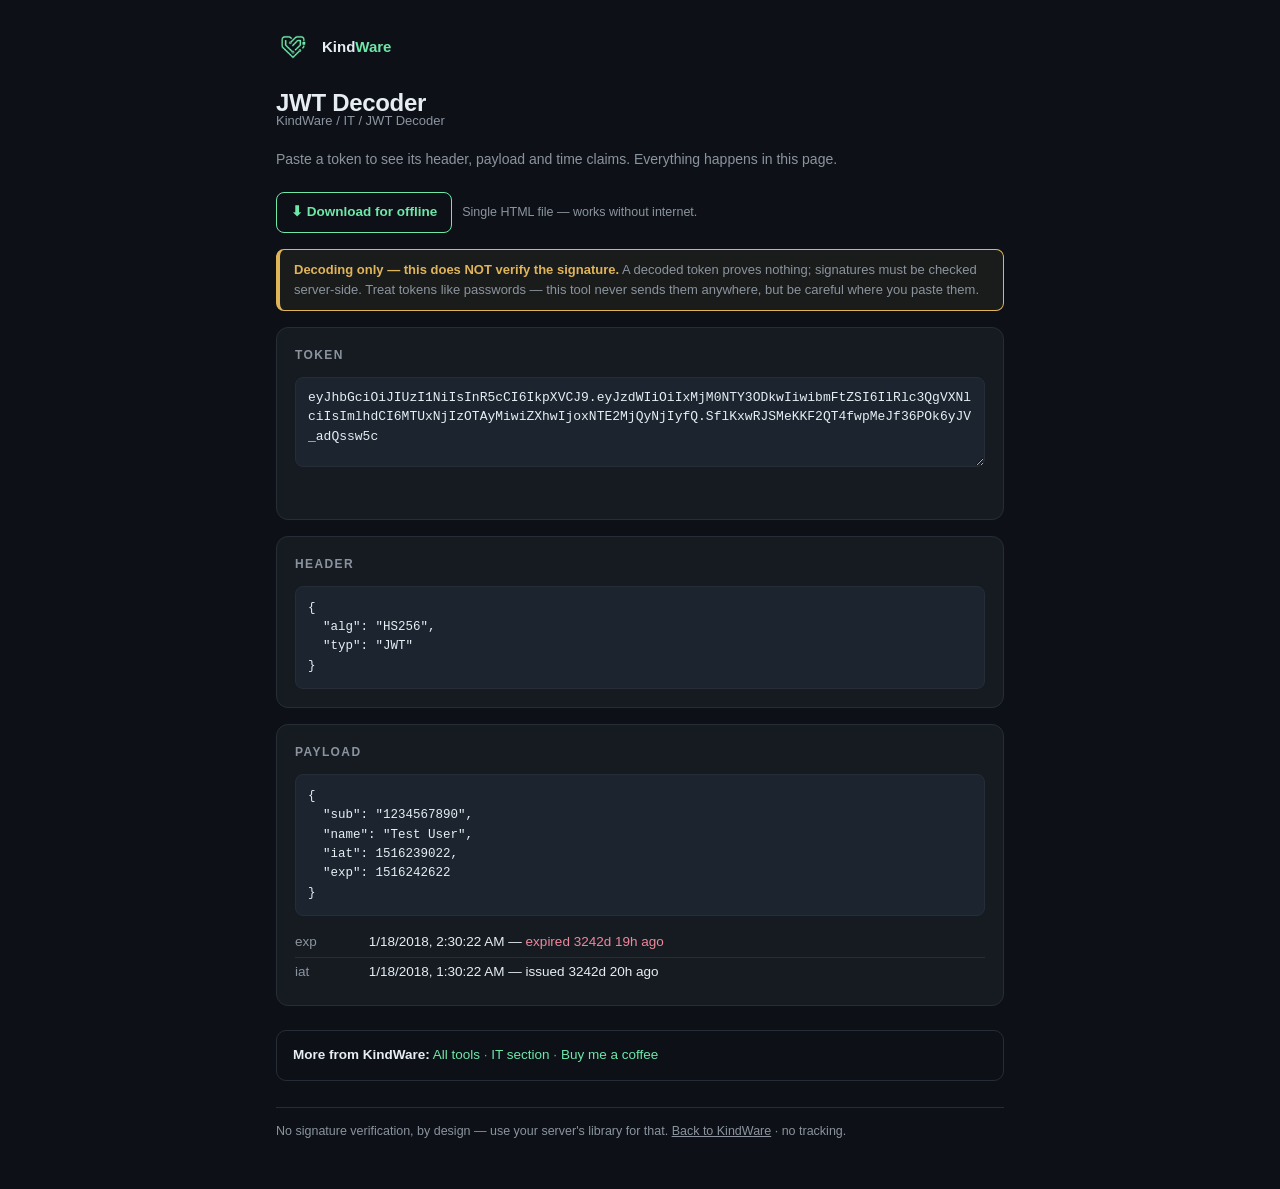
<file: tools/jwt-decoder.html>
<!doctype html>
<html lang="en">
<head>
<meta charset="utf-8">
<meta name="viewport" content="width=device-width, initial-scale=1">
<title>JWT Decoder — KindWare</title>
<meta name="description" content="Decode JSON Web Tokens in your browser: header, payload and time claims. Decoding only — never verifies signatures. Works offline.">
<link rel="canonical" href="https://kindware.github.io/tools/jwt-decoder.html">
<meta property="og:title" content="JWT Decoder — KindWare">
<meta property="og:description" content="Decode JWTs in your browser. Nothing leaves the page.">
<meta property="og:image" content="https://kindware.github.io/assets/og-image-1200x630.png">
<meta name="twitter:card" content="summary_large_image">
<link rel="icon" type="image/png" sizes="32x32" href="[data-uri]">
<style>
  :root { --bg:#0d1117; --panel:#161b22; --panel-2:#1c2430; --text:#e6edf3; --dim:#8b949e; --accent:#6ee7a8; --border:#262d36; --warn:#e0b458; --it:#58a6ff; }
  * { box-sizing:border-box; }
  body { margin:0; background:var(--bg); color:var(--text); font:15px/1.55 -apple-system,BlinkMacSystemFont,"Segoe UI",Roboto,Helvetica,Arial,sans-serif; }
  .wrap { max-width:760px; margin:0 auto; padding:30px 16px 48px; }
  .top { display:flex; align-items:center; gap:12px; margin-bottom:20px; }
  .top img { width:34px; height:34px; }
  .top a { color:var(--text); text-decoration:none; font-weight:700; }
  .top a em { font-style:normal; color:var(--accent); }
  h1 { font-size:24px; margin:0 0 4px; letter-spacing:-0.3px; }
  .crumbs { font-size:13px; color:var(--dim); margin:-14px 0 18px; }
  .crumbs a { color:var(--dim); text-decoration:none; }
  .crumbs a:hover { color:var(--accent); }
  .sub { color:var(--dim); font-size:14px; margin:0 0 10px; }
  .dlbtn { display:inline-block; margin-top:6px; padding:9px 14px; border-radius:8px; border:1px solid var(--accent); color:var(--accent); text-decoration:none; font-size:13.5px; font-weight:600; }
  .dlbtn:hover { background:var(--accent); color:#08130c; }
  .dlnote { color:var(--dim); font-size:12.5px; margin-left:10px; }
  .notice { border:1px solid var(--warn); border-left:4px solid var(--warn); border-radius:8px; padding:10px 14px; font-size:13px; color:var(--dim); background:rgba(224,180,88,.06); margin:16px 0 0; }
  .notice strong { color:var(--warn); }
  .card { background:var(--panel); border:1px solid var(--border); border-radius:12px; padding:18px; margin:16px 0 0; }
  h2 { font-size:12px; text-transform:uppercase; letter-spacing:1.4px; color:var(--dim); margin:0 0 12px; font-weight:600; }
  textarea { width:100%; min-height:90px; padding:10px 12px; border-radius:8px; border:1px solid var(--border); background:var(--panel-2); color:var(--text); font:13px/1.5 ui-monospace,Consolas,monospace; resize:vertical; }
  textarea:focus { outline:2px solid var(--accent); outline-offset:-1px; }
  pre { margin:0; padding:12px; background:var(--panel-2); border:1px solid var(--border); border-radius:8px; font:12.5px/1.55 ui-monospace,Consolas,monospace; color:var(--text); overflow-x:auto; white-space:pre-wrap; word-break:break-word; }
  .err { color:#f0879b; font-size:13.5px; margin-top:10px; min-height:18px; }
  .times { margin-top:12px; font-size:13.5px; }
  .times div { padding:4px 0; border-bottom:1px solid var(--border); }
  .times div:last-child { border-bottom:none; }
  .times .k { color:var(--dim); display:inline-block; min-width:70px; }
  .ok { color:var(--accent); }
  .bad { color:#f0879b; }
  .related { margin:24px 0 0; padding:14px 16px; border:1px solid var(--border); border-radius:10px; font-size:13.5px; color:var(--dim); }
  .related a { color:var(--accent); text-decoration:none; }
  .related a:hover { text-decoration:underline; }
  footer { margin-top:26px; color:var(--dim); font-size:12.5px; border-top:1px solid var(--border); padding-top:14px; }
  footer a { color:var(--dim); }
</style>
</head>
<body>
<div class="wrap">

  <div class="top">
    <img src="[data-uri]" alt="">
    <a href="../index.html">Kind<em>Ware</em></a>
  </div>

  <h1>JWT Decoder</h1>
  <div class="crumbs"><a href="../index.html">KindWare</a> / <a href="../it/index.html">IT</a> / JWT Decoder</div>
  <p class="sub">Paste a token to see its header, payload and time claims. Everything happens in this page.</p>
  <p><a class="dlbtn" href="jwt-decoder.html" download="kindware-jwt-decoder.html">⬇ Download for offline</a><span class="dlnote">Single HTML file — works without internet.</span></p>

  <div class="notice">
    <strong>Decoding only — this does NOT verify the signature.</strong>
    A decoded token proves nothing; signatures must be checked server-side. Treat tokens like passwords — this tool never sends them anywhere, but be careful where you paste them.
  </div>

  <div class="card">
    <h2>Token</h2>
    <textarea id="token" spellcheck="false" placeholder="Paste header.payload.signature here…"></textarea>
    <div class="err" id="err"></div>
  </div>

  <div class="card">
    <h2>Header</h2>
    <pre id="header">—</pre>
  </div>

  <div class="card">
    <h2>Payload</h2>
    <pre id="payload">—</pre>
    <div class="times" id="times"></div>
  </div>

  <div class="related">
    <strong style="color:var(--text)">More from KindWare:</strong>
    <a href="../tools/index.html">All tools</a> ·
    <a href="../it/index.html">IT section</a> ·
    <a href="https://ko-fi.com/kindwaretools">Buy me a coffee</a>
  </div>

  <footer>
    No signature verification, by design — use your server's library for that.
    <a href="../index.html">Back to KindWare</a> · no tracking.
  </footer>

</div>
<script>
  const $ = (id) => document.getElementById(id)

  function b64urlDecode(s) {
    s = String(s).replace(/-/g, "+").replace(/_/g, "/")
    while (s.length % 4) s += "="
    const bin = atob(s)
    const bytes = Uint8Array.from(bin, (c) => c.charCodeAt(0))
    return new TextDecoder("utf-8").decode(bytes)
  }

  function relTime(sec) {
    const d = new Date(sec * 1000)
    const diff = d.getTime() - Date.now()
    const abs = Math.abs(diff)
    const mins = Math.floor(abs / 60000)
    const hours = Math.floor(mins / 60)
    const days = Math.floor(hours / 24)
    const span = days > 0 ? days + "d " + (hours % 24) + "h" : hours > 0 ? hours + "h " + (mins % 60) + "m" : mins + "m"
    return { when: d.toLocaleString(), diff, span }
  }

  function decode() {
    const err = $("err")
    const raw = $("token").value.trim()
    if (!raw) {
      $("header").textContent = "—"
      $("payload").textContent = "—"
      $("times").innerHTML = ""
      err.textContent = ""
      return
    }
    const parts = raw.split(".")
    if (parts.length !== 3) {
      err.textContent = "That's not a JWT — expected three dot-separated parts (got " + parts.length + ")."
      $("header").textContent = "—"
      $("payload").textContent = "—"
      $("times").innerHTML = ""
      return
    }
    let header, payload
    try {
      header = JSON.parse(b64urlDecode(parts[0]))
    } catch {
      err.textContent = "Header isn't valid base64url JSON."
      return
    }
    try {
      payload = JSON.parse(b64urlDecode(parts[1]))
    } catch {
      err.textContent = "Payload isn't valid base64url JSON."
      return
    }
    err.textContent = ""
    $("header").textContent = JSON.stringify(header, null, 2)
    $("payload").textContent = JSON.stringify(payload, null, 2)

    const rows = []
    if (typeof payload.exp === "number") {
      const r = relTime(payload.exp)
      const expired = r.diff < 0
      rows.push(`<div><span class="k">exp</span> ${r.when} — <span class="${expired ? "bad" : "ok"}">${expired ? "expired " + r.span + " ago" : "valid for " + r.span}</span></div>`)
    }
    if (typeof payload.iat === "number") {
      const r = relTime(payload.iat)
      rows.push(`<div><span class="k">iat</span> ${r.when} — issued ${r.span} ago</div>`)
    }
    if (typeof payload.nbf === "number") {
      const r = relTime(payload.nbf)
      const active = r.diff <= 0
      rows.push(`<div><span class="k">nbf</span> ${r.when} — <span class="${active ? "ok" : "bad"}">${active ? "active" : "not valid for " + r.span}</span></div>`)
    }
    $("times").innerHTML = rows.join("")
  }

  document.addEventListener("input", decode)

  $("token").value = "eyJhbGciOiJIUzI1NiIsInR5cCI6IkpXVCJ9.eyJzdWIiOiIxMjM0NTY3ODkwIiwibmFtZSI6IlRlc3QgVXNlciIsImlhdCI6MTUxNjIzOTAyMiwiZXhwIjoxNTE2MjQyNjIyfQ.SflKxwRJSMeKKF2QT4fwpMeJf36POk6yJV_adQssw5c"
  decode()
</script>
</body>
</html>
</file>
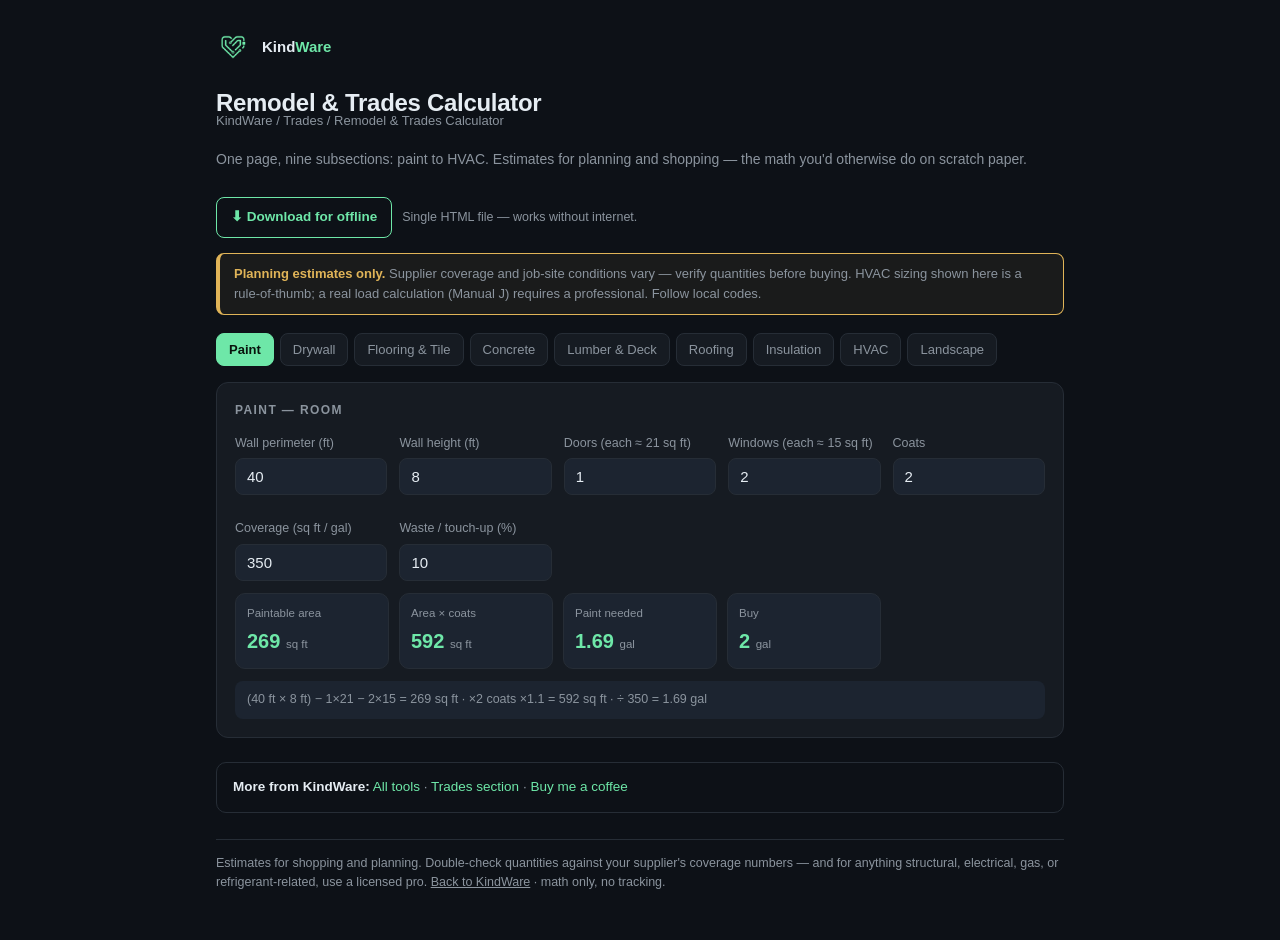
<file: tools/remodel-calc.html>
<!doctype html>
<html lang="en">
<head>
<meta charset="utf-8">
<meta name="viewport" content="width=device-width, initial-scale=1">
<title>Remodel &amp; Trades Calculator — KindWare</title>
<meta name="description" content="All-in-one home improvement estimates: paint, drywall, flooring and tile, concrete, lumber and decking, roofing, insulation, HVAC, landscaping.">
<link rel="icon" type="image/png" sizes="32x32" href="[data-uri]">
<style>
  :root {
    --bg: #0d1117; --panel: #161b22; --panel-2: #1c2430; --text: #e6edf3; --dim: #8b949e;
    --accent: #6ee7a8; --border: #262d36; --warn: #e0b458;
  }
  * { box-sizing: border-box; }
  body { margin: 0; background: var(--bg); color: var(--text); font: 15px/1.55 -apple-system, BlinkMacSystemFont, "Segoe UI", Roboto, Helvetica, Arial, sans-serif; }
  .wrap { max-width: 880px; margin: 0 auto; padding: 30px 16px 48px; }
  .top { display: flex; align-items: center; gap: 12px; margin-bottom: 20px; }
  .top img { width: 34px; height: 34px; }
  .top a { color: var(--text); text-decoration: none; font-weight: 700; }
  .top a em { font-style: normal; color: var(--accent); }
  h1 { font-size: 24px; margin: 0 0 4px; letter-spacing: -0.3px; }
  .sub { color: var(--dim); font-size: 14px; margin: 0 0 16px; }
  .notice { border: 1px solid var(--warn); border-left: 4px solid var(--warn); border-radius: 8px; padding: 10px 14px; font-size: 13px; color: var(--dim); background: rgba(224,180,88,.06); margin-bottom: 18px; }
  .notice strong { color: var(--warn); }
  .tabs { display: flex; flex-wrap: wrap; gap: 6px; margin-bottom: 16px; }
  .tabs button { padding: 8px 12px; border-radius: 8px; border: 1px solid var(--border); background: var(--panel); color: var(--dim); font-size: 13px; cursor: pointer; }
  .tabs button:hover { border-color: var(--accent); color: var(--text); }
  .tabs button.active { background: var(--accent); border-color: var(--accent); color: #08130c; font-weight: 700; }
  .panel { display: none; }
  .panel.active { display: block; }
  .card { background: var(--panel); border: 1px solid var(--border); border-radius: 12px; padding: 18px; margin-bottom: 14px; }
  h2 { font-size: 12px; text-transform: uppercase; letter-spacing: 1.4px; color: var(--dim); margin: 0 0 14px; font-weight: 600; }
  .row { display: grid; grid-template-columns: repeat(auto-fit, minmax(150px, 1fr)); gap: 12px; }
  label { display: block; font-size: 12.5px; color: var(--dim); margin-bottom: 5px; }
  input, select { width: 100%; padding: 9px 11px; border-radius: 8px; border: 1px solid var(--border); background: var(--panel-2); color: var(--text); font-size: 15px; font-variant-numeric: tabular-nums; }
  input:focus, select:focus { outline: 2px solid var(--accent); outline-offset: -1px; }
  .field { margin-bottom: 12px; }
  .out { display: grid; grid-template-columns: repeat(auto-fill, minmax(140px, 1fr)); gap: 10px; }
  .stat { background: var(--panel-2); border: 1px solid var(--border); border-radius: 10px; padding: 11px; }
  .stat .k { font-size: 11.5px; color: var(--dim); margin-bottom: 4px; }
  .stat .v { font-size: 20px; font-weight: 700; color: var(--accent); font-variant-numeric: tabular-nums; }
  .stat .v small { font-size: 11.5px; color: var(--dim); font-weight: 400; }
  .formula { margin-top: 12px; font-size: 12.5px; color: var(--dim); background: var(--panel-2); border-radius: 8px; padding: 9px 12px; font-variant-numeric: tabular-nums; overflow-x: auto; white-space: nowrap; }
  .hint { font-size: 12.5px; color: var(--dim); margin-top: 10px; }
  .dlbtn { display: inline-block; margin-top: 10px; padding: 9px 14px; border-radius: 8px; border: 1px solid var(--accent); color: var(--accent); text-decoration: none; font-size: 13.5px; font-weight: 600; }
  .dlbtn:hover { background: var(--accent); color: #08130c; }
  .dlnote { color: var(--dim); font-size: 12.5px; margin-left: 10px; }
  .crumbs { font-size: 13px; color: var(--dim); margin: -14px 0 18px; }
  .crumbs a { color: var(--dim); text-decoration: none; }
  .crumbs a:hover { color: var(--accent); }
  .related { margin: 24px 0 0; padding: 14px 16px; border: 1px solid var(--border); border-radius: 10px; font-size: 13.5px; color: var(--dim); }
  .related a { color: var(--accent); text-decoration: none; }
  .related a:hover { text-decoration: underline; }
  footer { margin-top: 26px; color: var(--dim); font-size: 12.5px; border-top: 1px solid var(--border); padding-top: 14px; }
  footer a { color: var(--dim); }
</style>
</head>
<body>
<div class="wrap">

  <div class="top">
    <img src="[data-uri]" alt="">
    <a href="../index.html">Kind<em>Ware</em></a>
  </div>

  <h1>Remodel &amp; Trades Calculator</h1>
  <div class="crumbs"><a href="../index.html">KindWare</a> / <a href="../trades/index.html">Trades</a> / Remodel &amp; Trades Calculator</div>
  <p class="sub">One page, nine subsections: paint to HVAC. Estimates for planning and shopping — the math you'd otherwise do on scratch paper.</p>
  <p><a class="dlbtn" href="remodel-calc.html" download="kindware-remodel-trades-calc.html">⬇ Download for offline</a><span class="dlnote">Single HTML file — works without internet.</span></p>

  <div class="notice">
    <strong>Planning estimates only.</strong>
    Supplier coverage and job-site conditions vary — verify quantities before buying. HVAC sizing shown here is a rule-of-thumb; a real load calculation (Manual J) requires a professional. Follow local codes.
  </div>

  <div class="tabs" id="tabs">
    <button data-panel="paint" class="active">Paint</button>
    <button data-panel="drywall">Drywall</button>
    <button data-panel="floor">Flooring &amp; Tile</button>
    <button data-panel="concrete">Concrete</button>
    <button data-panel="lumber">Lumber &amp; Deck</button>
    <button data-panel="roofing">Roofing</button>
    <button data-panel="insulation">Insulation</button>
    <button data-panel="hvac">HVAC</button>
    <button data-panel="landscape">Landscape</button>
  </div>

  <section class="panel active" id="panel-paint">
    <div class="card">
      <h2>Paint — room</h2>
      <div class="row">
        <div class="field"><label>Wall perimeter (ft)</label><input id="p-per" type="number" step="any" value="40"></div>
        <div class="field"><label>Wall height (ft)</label><input id="p-h" type="number" step="any" value="8"></div>
        <div class="field"><label>Doors (each ≈ 21 sq ft)</label><input id="p-doors" type="number" step="1" value="1"></div>
        <div class="field"><label>Windows (each ≈ 15 sq ft)</label><input id="p-win" type="number" step="1" value="2"></div>
        <div class="field"><label>Coats</label><input id="p-coats" type="number" step="1" value="2"></div>
        <div class="field"><label>Coverage (sq ft / gal)</label><input id="p-cov" type="number" step="any" value="350"></div>
        <div class="field"><label>Waste / touch-up (%)</label><input id="p-waste" type="number" step="any" value="10"></div>
      </div>
      <div class="out">
        <div class="stat"><div class="k">Paintable area</div><div class="v" id="p-area">—</div></div>
        <div class="stat"><div class="k">Area × coats</div><div class="v" id="p-total">—</div></div>
        <div class="stat"><div class="k">Paint needed</div><div class="v" id="p-gal">—</div></div>
        <div class="stat"><div class="k">Buy</div><div class="v" id="p-buy">—</div></div>
      </div>
      <div class="formula" id="p-formula">—</div>
    </div>
  </section>

  <section class="panel" id="panel-drywall">
    <div class="card">
      <h2>Drywall</h2>
      <div class="row">
        <div class="field"><label>Total area (sq ft)</label><input id="d-area" type="number" step="any" value="800"></div>
        <div class="field"><label>Sheet size</label>
          <select id="d-size"><option value="32">4×8 (32 sq ft)</option><option value="40">4×10 (40 sq ft)</option><option value="48">4×12 (48 sq ft)</option></select>
        </div>
        <div class="field"><label>Waste (%)</label><input id="d-waste" type="number" step="any" value="10"></div>
      </div>
      <div class="out">
        <div class="stat"><div class="k">Sheets</div><div class="v" id="d-sheets">—</div></div>
        <div class="stat"><div class="k">Joint compound</div><div class="v" id="d-mud">—</div></div>
        <div class="stat"><div class="k">Tape (500 ft rolls)</div><div class="v" id="d-tape">—</div></div>
        <div class="stat"><div class="k">Screws (≈)</div><div class="v" id="d-screws">—</div></div>
      </div>
      <div class="hint">Mud ≈ 4.5-gal bucket per 300 sq ft finished. Screws ≈ 1 per sq ft. Supplier yields vary.</div>
    </div>
  </section>

  <section class="panel" id="panel-floor">
    <div class="card">
      <h2>Flooring &amp; Tile</h2>
      <div class="row">
        <div class="field"><label>Room length (ft)</label><input id="f-l" type="number" step="any" value="12"></div>
        <div class="field"><label>Room width (ft)</label><input id="f-w" type="number" step="any" value="10"></div>
        <div class="field"><label>Waste (%)</label><input id="f-waste" type="number" step="any" value="10"></div>
        <div class="field"><label>Flooring coverage per box (sq ft)</label><input id="f-cov" type="number" step="any" value="20"></div>
        <div class="field"><label>Tile size — length (in)</label><input id="ft-l" type="number" step="any" value="12"></div>
        <div class="field"><label>Tile size — width (in)</label><input id="ft-w" type="number" step="any" value="12"></div>
        <div class="field"><label>Joint width (in)</label><input id="ft-j" type="number" step="any" value="0.125"></div>
        <div class="field"><label>Tile thickness (in)</label><input id="ft-t" type="number" step="any" value="0.375"></div>
      </div>
      <div class="out">
        <div class="stat"><div class="k">Area</div><div class="v" id="f-area">—</div></div>
        <div class="stat"><div class="k">Boxes of flooring</div><div class="v" id="f-boxes">—</div></div>
        <div class="stat"><div class="k">Tiles</div><div class="v" id="ft-tiles">—</div></div>
        <div class="stat"><div class="k">Grout (≈ lb)</div><div class="v" id="ft-grout">—</div></div>
        <div class="stat"><div class="k">Thinset (50 lb bags)</div><div class="v" id="ft-thinset">—</div></div>
      </div>
      <div class="hint">Grout calibrated at 12×12 with 1/8" joints — small mosaic tiles use proportionally more; check the bag's coverage chart. Thinset: 50 lb bag ≈ 95 sq ft.</div>
    </div>
  </section>

  <section class="panel" id="panel-concrete">
    <div class="card">
      <h2>Concrete — slab</h2>
      <div class="row">
        <div class="field"><label>Length (ft)</label><input id="c-l" type="number" step="any" value="10"></div>
        <div class="field"><label>Width (ft)</label><input id="c-w" type="number" step="any" value="10"></div>
        <div class="field"><label>Thickness (in)</label><input id="c-t" type="number" step="any" value="4"></div>
      </div>
      <div class="out">
        <div class="stat"><div class="k">Volume</div><div class="v" id="c-yd">—</div></div>
        <div class="stat"><div class="k">Volume (cu ft)</div><div class="v" id="c-cuft">—</div></div>
        <div class="stat"><div class="k">80 lb bags</div><div class="v" id="c-b80">—</div></div>
        <div class="stat"><div class="k">60 lb bags</div><div class="v" id="c-b60">—</div></div>
      </div>
      <div class="formula" id="c-formula">—</div>
    </div>
    <div class="card">
      <h2>Concrete — post holes</h2>
      <div class="row">
        <div class="field"><label>Hole diameter (in)</label><input id="c-d" type="number" step="any" value="12"></div>
        <div class="field"><label>Hole depth (in)</label><input id="c-depth" type="number" step="any" value="36"></div>
        <div class="field"><label>Number of holes</label><input id="c-n" type="number" step="1" value="4"></div>
      </div>
      <div class="out">
        <div class="stat"><div class="k">Total volume</div><div class="v" id="c-hyd">—</div></div>
        <div class="stat"><div class="k">50 lb fast-set bags</div><div class="v" id="c-b50">—</div></div>
      </div>
      <div class="hint">Bag yields: 50 lb ≈ 0.375 cu ft · 60 lb ≈ 0.45 cu ft · 80 lb ≈ 0.6 cu ft.</div>
    </div>
  </section>

  <section class="panel" id="panel-lumber">
    <div class="card">
      <h2>Lumber — board feet</h2>
      <div class="row">
        <div class="field"><label>Thickness (in, nominal)</label><input id="l-t" type="number" step="any" value="2"></div>
        <div class="field"><label>Width (in, nominal)</label><input id="l-w" type="number" step="any" value="6"></div>
        <div class="field"><label>Length (ft)</label><input id="l-len" type="number" step="any" value="8"></div>
        <div class="field"><label>Quantity</label><input id="l-qty" type="number" step="1" value="10"></div>
        <div class="field"><label>Price per board foot ($)</label><input id="l-price" type="number" step="any" value="0"></div>
      </div>
      <div class="out">
        <div class="stat"><div class="k">Board feet</div><div class="v" id="l-bf">—</div></div>
        <div class="stat"><div class="k">Estimated cost</div><div class="v" id="l-cost">—</div></div>
      </div>
    </div>
    <div class="card">
      <h2>Decking</h2>
      <div class="row">
        <div class="field"><label>Deck length (ft)</label><input id="dk-l" type="number" step="any" value="16"></div>
        <div class="field"><label>Deck width (ft)</label><input id="dk-w" type="number" step="any" value="12"></div>
        <div class="field"><label>Board face width (in)</label><input id="dk-fw" type="number" step="any" value="5.5"></div>
        <div class="field"><label>Gap between boards (in)</label><input id="dk-gap" type="number" step="any" value="0.25"></div>
        <div class="field"><label>Board length purchased (ft)</label>
          <select id="dk-blen"><option>8</option><option>10</option><option>12</option><option selected>16</option></select>
        </div>
        <div class="field"><label>Waste (%)</label><input id="dk-waste" type="number" step="any" value="10"></div>
      </div>
      <div class="out">
        <div class="stat"><div class="k">Rows of boards</div><div class="v" id="dk-rows">—</div></div>
        <div class="stat"><div class="k">Boards to buy</div><div class="v" id="dk-boards">—</div></div>
        <div class="stat"><div class="k">Linear feet</div><div class="v" id="dk-lf">—</div></div>
      </div>
    </div>
  </section>

  <section class="panel" id="panel-roofing">
    <div class="card">
      <h2>Roofing</h2>
      <div class="row">
        <div class="field"><label>Footprint length (ft)</label><input id="r-l" type="number" step="any" value="30"></div>
        <div class="field"><label>Footprint width (ft)</label><input id="r-w" type="number" step="any" value="20"></div>
        <div class="field"><label>Pitch (rise / 12)</label>
          <select id="r-pitch"><option>3</option><option>4</option><option>5</option><option selected>6</option><option>7</option><option>8</option><option>9</option><option>10</option><option>12</option></select>
        </div>
        <div class="field"><label>Waste (%)</label><input id="r-waste" type="number" step="any" value="10"></div>
      </div>
      <div class="out">
        <div class="stat"><div class="k">Roof area</div><div class="v" id="r-area">—</div></div>
        <div class="stat"><div class="k">Squares (100 sq ft)</div><div class="v" id="r-squares">—</div></div>
        <div class="stat"><div class="k">Shingle bundles (3/sq)</div><div class="v" id="r-bundles">—</div></div>
        <div class="stat"><div class="k">Underlayment rolls</div><div class="v" id="r-rolls">—</div></div>
      </div>
      <div class="formula" id="r-formula">—</div>
    </div>
  </section>

  <section class="panel" id="panel-insulation">
    <div class="card">
      <h2>Insulation — by product coverage</h2>
      <div class="row">
        <div class="field"><label>Area to insulate (sq ft)</label><input id="i-area" type="number" step="any" value="1000"></div>
        <div class="field"><label>Coverage per roll/bag (sq ft)</label><input id="i-cov" type="number" step="any" value="40"></div>
        <div class="field"><label>Waste (%)</label><input id="i-waste" type="number" step="any" value="5"></div>
      </div>
      <div class="out">
        <div class="stat"><div class="k">Rolls / bags needed</div><div class="v" id="i-units">—</div></div>
      </div>
      <div class="hint">Read the coverage number off the exact product you're buying — it varies a lot by R-value and brand.</div>
    </div>
  </section>

  <section class="panel" id="panel-hvac">
    <div class="card">
      <h2>HVAC — cooling</h2>
      <div class="row">
        <div class="field"><label>Conditioned area (sq ft)</label><input id="h-area" type="number" step="any" value="2000"></div>
        <div class="field"><label>Climate factor (BTU / sq ft)</label>
          <select id="h-coolf"><option value="15">15 — cool / well shaded</option><option value="20" selected>20 — typical</option><option value="25">25 — hot / humid</option><option value="30">30 — very hot</option></select>
        </div>
        <div class="field"><label>Sun exposure</label>
          <select id="h-sun"><option value="0.9">Shaded</option><option value="1" selected>Average</option><option value="1.1">Sunny / lots of glass</option></select>
        </div>
      </div>
      <div class="out">
        <div class="stat"><div class="k">Cooling load</div><div class="v" id="h-btu">—</div></div>
        <div class="stat"><div class="k">Tons (12,000 BTU)</div><div class="v" id="h-tons">—</div></div>
        <div class="stat"><div class="k">System size (½-ton steps)</div><div class="v" id="h-rec">—</div></div>
        <div class="stat"><div class="k">Airflow (≈400 CFM/ton)</div><div class="v" id="h-cfm">—</div></div>
        <div class="stat"><div class="k">Trunk duct @ 500 fpm</div><div class="v" id="h-duct">—</div></div>
      </div>
      <div class="formula" id="h-formula">—</div>
    </div>
    <div class="card">
      <h2>HVAC — heating</h2>
      <div class="row">
        <div class="field"><label>Heating factor (BTU / sq ft)</label>
          <select id="h-heatf"><option value="30">30 — mild climate</option><option value="35" selected>35 — typical</option><option value="40">40 — cold</option><option value="45">45 — very cold</option><option value="50">50 — extreme</option></select>
        </div>
        <div class="field"><label>Furnace efficiency (AFUE)</label>
          <select id="h-afue"><option value="0.8" selected>80%</option><option value="0.9">90%</option><option value="0.96">96%</option></select>
        </div>
      </div>
      <div class="out">
        <div class="stat"><div class="k">Heating load</div><div class="v" id="h-heat">—</div></div>
        <div class="stat"><div class="k">Furnace input (AFUE)</div><div class="v" id="h-furnace">—</div></div>
        <div class="stat"><div class="k">Common size (5k steps)</div><div class="v" id="h-furnace-rounded">—</div></div>
      </div>
      <div class="hint">Rule-of-thumb only. Real sizing needs a Manual J (load calc) — oversized systems short-cycle and undersized ones never keep up.</div>
    </div>
  </section>

  <section class="panel" id="panel-landscape">
    <div class="card">
      <h2>Mulch / Soil / Gravel</h2>
      <div class="row">
        <div class="field"><label>Area length (ft)</label><input id="m-l" type="number" step="any" value="20"></div>
        <div class="field"><label>Area width (ft)</label><input id="m-w" type="number" step="any" value="10"></div>
        <div class="field"><label>Depth (in)</label><input id="m-d" type="number" step="any" value="3"></div>
        <div class="field"><label>Waste / settling (%)</label><input id="m-waste" type="number" step="any" value="0"></div>
      </div>
      <div class="out">
        <div class="stat"><div class="k">Volume</div><div class="v" id="m-yd">—</div></div>
        <div class="stat"><div class="k">2 cu ft bags</div><div class="v" id="m-bags">—</div></div>
      </div>
    </div>
  </section>

  <div class="related">
    <strong style="color:var(--text)">More from KindWare:</strong>
    <a href="../tools/index.html">All tools</a> ·
    <a href="../trades/index.html">Trades section</a> ·
    <a href="https://ko-fi.com/kindwaretools">Buy me a coffee</a>
  </div>

  <footer>
    Estimates for shopping and planning. Double-check quantities against your supplier's coverage numbers — and for anything structural, electrical, gas, or refrigerant-related, use a licensed pro.
    <a href="../index.html">Back to KindWare</a> · math only, no tracking.
  </footer>

</div>
<script>
  const $ = (id) => document.getElementById(id)
  const val = (id, d = 0) => { const v = parseFloat($(id).value); return isFinite(v) ? Math.max(0, v) : d }
  const vali = (id, d = 0) => { const v = parseInt($(id).value, 10); return isFinite(v) ? Math.max(0, v) : d }
  const ceilSafe = (x) => Math.ceil(x - 1e-9)
  const fmt = (n, d = 2) => {
    if (!isFinite(n)) return "—"
    let s = n.toFixed(d)
    if (s.includes(".")) s = s.replace(/0+$/, "").replace(/\.$/, "")
    return s
  }
  const set = (id, html) => { $(id).innerHTML = html }
  const sq = (n) => `${fmt(n, 0)} <small>sq ft</small>`

  function paint() {
    const P = val("p-per", 0), H = val("p-h", 0), D = vali("p-doors", 0), W = vali("p-win", 0)
    const C = vali("p-coats", 2), G = val("p-cov", 350), waste = val("p-waste", 10) / 100
    const net = Math.max(0, P * H - D * 21 - W * 15)
    const total = net * C * (1 + waste)
    const gal = G > 0 ? total / G : 0
    set("p-area", sq(net))
    set("p-total", sq(total))
    set("p-gal", `${fmt(gal, 2)} <small>gal</small>`)
    set("p-buy", gal > 0 ? `${ceilSafe(gal)} <small>gal</small>` : "—")
    $("p-formula").textContent = `(${fmt(P, 0)} ft × ${fmt(H, 0)} ft) − ${D}×21 − ${W}×15 = ${fmt(net, 0)} sq ft · ×${C} coats ×${fmt(1 + waste, 2)} = ${fmt(total, 0)} sq ft · ÷ ${fmt(G, 0)} = ${fmt(gal, 2)} gal`
  }

  function drywall() {
    const A = val("d-area", 0), size = val("d-size", 32), waste = val("d-waste", 10) / 100
    const sheets = ceilSafe(A * (1 + waste) / size)
    const mud = A * 0.015
    const buckets = ceilSafe(mud / 4.5)
    const tape = ceilSafe(A * (1 + waste) / 500)
    const screws = ceilSafe(A * (1 + waste))
    set("d-sheets", `${isFinite(sheets) ? sheets : "—"} <small>sheets</small>`)
    set("d-mud", `${fmt(mud, 1)} <small>gal ≈ ${isFinite(buckets) ? buckets : "—"} bucket(s)</small>`)
    set("d-tape", `${isFinite(tape) ? tape : "—"} <small>rolls</small>`)
    set("d-screws", `${isFinite(screws) ? screws.toLocaleString() : "—"}`)
  }

  function floorTile() {
    const L = val("f-l", 0), W = val("f-w", 0), waste = val("f-waste", 10) / 100
    const cov = val("f-cov", 20)
    const A = L * W
    const boxes = cov > 0 ? ceilSafe(A * (1 + waste) / cov) : 0
    set("f-area", sq(A))
    set("f-boxes", `${isFinite(boxes) && boxes > 0 ? boxes : "—"} <small>boxes</small>`)
    const tL = val("ft-l", 12), tW = val("ft-w", 12), J = val("ft-j", 0.125), T = val("ft-t", 0.375)
    const tileArea = (tL * tW) / 144
    const tiles = tileArea > 0 ? ceilSafe(A * (1 + waste) / tileArea) : 0
    const grout = (tL > 0 && tW > 0) ? (A / 4) * (((tL + tW) / (tL * tW)) * 6) * (J / 0.125) * (T / 0.375) : 0
    const thinset = ceilSafe(A / 95)
    set("ft-tiles", `${isFinite(tiles) && tiles > 0 ? tiles : "—"} <small>tiles</small>`)
    set("ft-grout", `${fmt(grout, 0)} <small>lb ≈</small>`)
    set("ft-thinset", `${isFinite(thinset) ? thinset : "—"} <small>bags</small>`)
  }

  function concrete() {
    const L = val("c-l", 0), W = val("c-w", 0), T = val("c-t", 0)
    const cuft = L * W * (T / 12)
    const yd = cuft / 27
    set("c-yd", `${fmt(yd, 2)} <small>yd³</small>`)
    set("c-cuft", `${fmt(cuft, 1)} <small>cu ft</small>`)
    set("c-b80", `${cuft > 0 ? ceilSafe(cuft / 0.6) : "—"} <small>bags</small>`)
    set("c-b60", `${cuft > 0 ? ceilSafe(cuft / 0.45) : "—"} <small>bags</small>`)
    $("c-formula").textContent = `${fmt(L, 0)} × ${fmt(W, 0)} × ${fmt(T, 2)} in ÷ 12 ÷ 27 = ${fmt(yd, 3)} yd³ (${fmt(cuft, 1)} cu ft)`
    const dia = val("c-d", 0), depth = val("c-depth", 0), n = vali("c-n", 0)
    const holeVol = dia > 0 ? Math.PI * Math.pow(dia / 24, 2) * (depth / 12) * n : 0
    set("c-hyd", `${fmt(holeVol, 2)} <small>cu ft</small>`)
    set("c-b50", `${holeVol > 0 ? ceilSafe(holeVol / 0.375) : "—"} <small>bags</small>`)
  }

  function lumberDeck() {
    const t = val("l-t", 0), w = val("l-w", 0), len = val("l-len", 0), qty = vali("l-qty", 0), price = val("l-price", 0)
    const bf = (t * w * len * qty) / 12
    set("l-bf", `${fmt(bf, 1)} <small>bd ft</small>`)
    set("l-cost", price > 0 ? `$${fmt(bf * price, 2)}` : "—")
    const L = val("dk-l", 0), W = val("dk-w", 0), fw = val("dk-fw", 5.5), gap = val("dk-gap", 0.25)
    const blen = val("dk-blen", 16), waste = val("dk-waste", 10) / 100
    const rows = (fw + gap) > 0 ? ceilSafe((W * 12) / (fw + gap)) : 0
    const perRow = blen > 0 ? ceilSafe(L / blen) : 0
    const boards = ceilSafe(rows * perRow * (1 + waste))
    set("dk-rows", `${isFinite(rows) && rows > 0 ? rows : "—"}`)
    set("dk-boards", `${isFinite(boards) && boards > 0 ? boards : "—"} <small>boards</small>`)
    set("dk-lf", `${fmt(boards * blen, 0)} <small>lin ft</small>`)
  }

  function roofing() {
    const L = val("r-l", 0), W = val("r-w", 0), pitch = val("r-pitch", 6), waste = val("r-waste", 10) / 100
    const mult = Math.sqrt(144 + pitch * pitch) / 12
    const area = L * W * mult
    const squares = area / 100
    const bundles = ceilSafe(squares * 3 * (1 + waste))
    const rolls = ceilSafe(squares / 10)
    set("r-area", sq(area))
    set("r-squares", `${fmt(squares, 2)}`)
    set("r-bundles", `${isFinite(bundles) ? bundles : "—"} <small>bundles</small>`)
    set("r-rolls", `${isFinite(rolls) && rolls > 0 ? rolls : "—"} <small>rolls</small>`)
    $("r-formula").textContent = `pitch ${pitch}/12 → ×${fmt(mult, 3)} · ${fmt(L, 0)}×${fmt(W, 0)} = ${fmt(area, 0)} sq ft = ${fmt(squares, 2)} squares · 3 bundles/sq +${fmt(waste * 100, 0)}%`
  }

  function insulation() {
    const A = val("i-area", 0), cov = val("i-cov", 40), waste = val("i-waste", 5) / 100
    const units = cov > 0 ? ceilSafe(A * (1 + waste) / cov) : 0
    set("i-units", `${isFinite(units) && units > 0 ? units : "—"} <small>rolls / bags</small>`)
  }

  function hvac() {
    const A = val("h-area", 0), cf = val("h-coolf", 20), sun = val("h-sun", 1), hf = val("h-heatf", 35)
    const btu = A * cf * sun
    const tons = btu / 12000
    const recTons = ceilSafe(tons * 2) / 2
    const cfm = recTons * 400
    const duct = Math.sqrt((4 * cfm) / (Math.PI * 500)) * 12
    set("h-btu", `${fmt(btu, 0)} <small>BTU</small>`)
    set("h-tons", `${fmt(tons, 2)} <small>tons</small>`)
    set("h-rec", `${fmt(recTons, 1)} <small>ton system</small>`)
    set("h-cfm", `${fmt(cfm, 0)} <small>CFM</small>`)
    set("h-duct", `${fmt(duct, 1)} <small>in dia</small>`)
    $("h-formula").textContent = `${fmt(A, 0)} sq ft × ${cf} BTU × ${fmt(sun, 2)} = ${fmt(btu, 0)} BTU · ÷12,000 = ${fmt(tons, 2)} tons · sizing to ½-ton steps = ${fmt(recTons, 1)} tons`
    const afue = val("h-afue", 0.8)
    const heat = A * hf
    const input = afue > 0 ? heat / afue : 0
    const rounded = ceiling5k(input)
    set("h-heat", `${fmt(heat, 0)} <small>BTU</small>`)
    set("h-furnace", `${fmt(input, 0)} <small>BTU</small>`)
    set("h-furnace-rounded", `${fmt(rounded / 1000, 0)}k <small>BTU</small>`)
  }

  function ceiling5k(x) { return ceilSafe(x / 5000) * 5000 }

  function landscape() {
    const L = val("m-l", 0), W = val("m-w", 0), D = val("m-d", 0), waste = val("m-waste", 0) / 100
    const cuft = L * W * (D / 12) * (1 + waste)
    const yd = cuft / 27
    set("m-yd", `${fmt(yd, 2)} <small>yd³</small>`)
    set("m-bags", `${cuft > 0 ? Math.ceil(cuft / 2) : "—"} <small>bags</small>`)
  }

  function computeAll() {
    paint(); drywall(); floorTile(); concrete(); lumberDeck(); roofing(); insulation(); hvac(); landscape()
  }

  const tabs = $("tabs")
  tabs.addEventListener("click", (e) => {
    const btn = e.target.closest("button[data-panel]")
    if (!btn) return
    for (const b of tabs.querySelectorAll("button")) b.classList.toggle("active", b === btn)
    for (const p of document.querySelectorAll(".panel")) p.classList.toggle("active", p.id === `panel-${btn.dataset.panel}`)
  })

  document.addEventListener("input", computeAll)
  document.addEventListener("change", computeAll)
  computeAll()
</script>
</body>
</html>
</file>
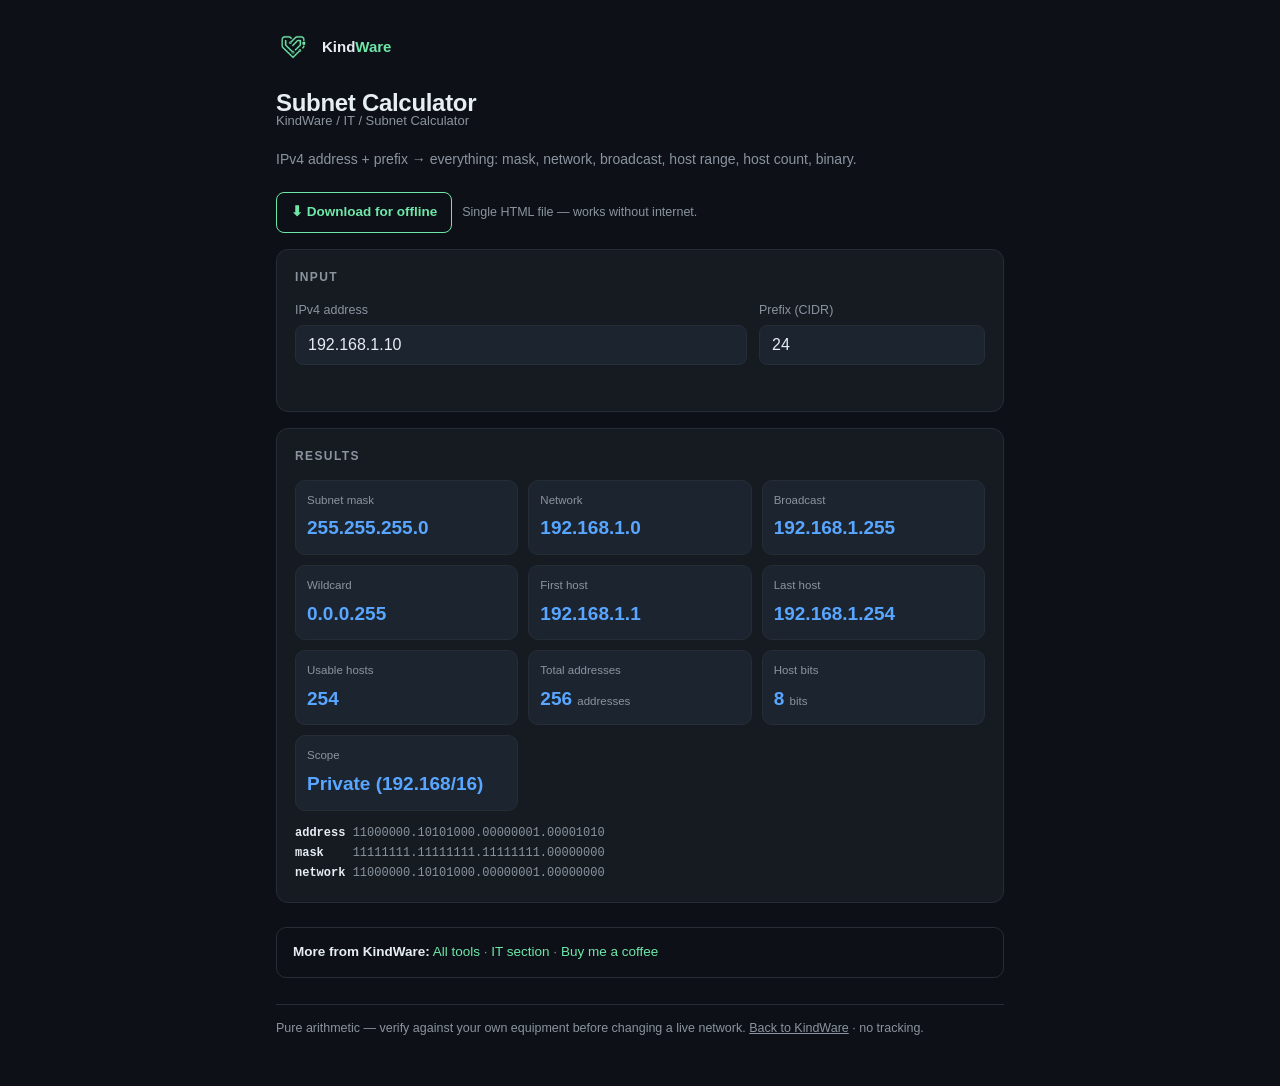
<file: tools/subnet-calc.html>
<!doctype html>
<html lang="en">
<head>
<meta charset="utf-8">
<meta name="viewport" content="width=device-width, initial-scale=1">
<title>Subnet Calculator — KindWare</title>
<meta name="description" content="IPv4 subnet calculator: network, broadcast, mask, host range, usable hosts and binary view. Runs in your browser, works offline.">
<link rel="canonical" href="https://kindware.github.io/tools/subnet-calc.html">
<meta property="og:title" content="Subnet Calculator — KindWare">
<meta property="og:description" content="IPv4 subnet math in your browser. No accounts, works offline.">
<meta property="og:image" content="https://kindware.github.io/assets/og-image-1200x630.png">
<meta name="twitter:card" content="summary_large_image">
<link rel="icon" type="image/png" sizes="32x32" href="[data-uri]">
<style>
  :root { --bg:#0d1117; --panel:#161b22; --panel-2:#1c2430; --text:#e6edf3; --dim:#8b949e; --accent:#6ee7a8; --border:#262d36; --it:#58a6ff; }
  * { box-sizing:border-box; }
  body { margin:0; background:var(--bg); color:var(--text); font:15px/1.55 -apple-system,BlinkMacSystemFont,"Segoe UI",Roboto,Helvetica,Arial,sans-serif; }
  .wrap { max-width:760px; margin:0 auto; padding:30px 16px 48px; }
  .top { display:flex; align-items:center; gap:12px; margin-bottom:20px; }
  .top img { width:34px; height:34px; }
  .top a { color:var(--text); text-decoration:none; font-weight:700; }
  .top a em { font-style:normal; color:var(--accent); }
  h1 { font-size:24px; margin:0 0 4px; letter-spacing:-0.3px; }
  .crumbs { font-size:13px; color:var(--dim); margin:-14px 0 18px; }
  .crumbs a { color:var(--dim); text-decoration:none; }
  .crumbs a:hover { color:var(--accent); }
  .sub { color:var(--dim); font-size:14px; margin:0 0 10px; }
  .dlbtn { display:inline-block; margin-top:6px; padding:9px 14px; border-radius:8px; border:1px solid var(--accent); color:var(--accent); text-decoration:none; font-size:13.5px; font-weight:600; }
  .dlbtn:hover { background:var(--accent); color:#08130c; }
  .dlnote { color:var(--dim); font-size:12.5px; margin-left:10px; }
  .card { background:var(--panel); border:1px solid var(--border); border-radius:12px; padding:18px; margin:16px 0 0; }
  h2 { font-size:12px; text-transform:uppercase; letter-spacing:1.4px; color:var(--dim); margin:0 0 14px; font-weight:600; }
  .row { display:grid; grid-template-columns:2fr 1fr; gap:12px; }
  @media (max-width:520px) { .row { grid-template-columns:1fr; } }
  label { display:block; font-size:12.5px; color:var(--dim); margin-bottom:5px; }
  input { width:100%; padding:10px 12px; border-radius:8px; border:1px solid var(--border); background:var(--panel-2); color:var(--text); font-size:16px; font-variant-numeric:tabular-nums; }
  input:focus { outline:2px solid var(--accent); outline-offset:-1px; }
  .out { display:grid; grid-template-columns:repeat(auto-fill,minmax(170px,1fr)); gap:10px; }
  .stat { background:var(--panel-2); border:1px solid var(--border); border-radius:10px; padding:11px; }
  .stat .k { font-size:11.5px; color:var(--dim); margin-bottom:4px; }
  .stat .v { font-size:19px; font-weight:700; color:var(--it); font-variant-numeric:tabular-nums; word-break:break-all; }
  .stat .v small { font-size:11.5px; color:var(--dim); font-weight:400; }
  .binary { margin-top:12px; font:12px/1.7 ui-monospace,Consolas,monospace; color:var(--dim); overflow-x:auto; white-space:nowrap; }
  .binary b { color:var(--text); font-weight:600; }
  .err { color:#f0879b; font-size:13.5px; margin-top:10px; min-height:18px; }
  .related { margin:24px 0 0; padding:14px 16px; border:1px solid var(--border); border-radius:10px; font-size:13.5px; color:var(--dim); }
  .related a { color:var(--accent); text-decoration:none; }
  .related a:hover { text-decoration:underline; }
  footer { margin-top:26px; color:var(--dim); font-size:12.5px; border-top:1px solid var(--border); padding-top:14px; }
  footer a { color:var(--dim); }
</style>
</head>
<body>
<div class="wrap">

  <div class="top">
    <img src="[data-uri]" alt="">
    <a href="../index.html">Kind<em>Ware</em></a>
  </div>

  <h1>Subnet Calculator</h1>
  <div class="crumbs"><a href="../index.html">KindWare</a> / <a href="../it/index.html">IT</a> / Subnet Calculator</div>
  <p class="sub">IPv4 address + prefix → everything: mask, network, broadcast, host range, host count, binary.</p>
  <p><a class="dlbtn" href="subnet-calc.html" download="kindware-subnet-calc.html">⬇ Download for offline</a><span class="dlnote">Single HTML file — works without internet.</span></p>

  <div class="card">
    <h2>Input</h2>
    <div class="row">
      <div><label for="ip">IPv4 address</label><input id="ip" type="text" inputmode="decimal" value="192.168.1.10" spellcheck="false"></div>
      <div><label for="prefix">Prefix (CIDR)</label><input id="prefix" type="number" min="0" max="32" step="1" value="24"></div>
    </div>
    <div class="err" id="err"></div>
  </div>

  <div class="card">
    <h2>Results</h2>
    <div class="out">
      <div class="stat"><div class="k">Subnet mask</div><div class="v" id="mask">—</div></div>
      <div class="stat"><div class="k">Network</div><div class="v" id="network">—</div></div>
      <div class="stat"><div class="k">Broadcast</div><div class="v" id="broadcast">—</div></div>
      <div class="stat"><div class="k">Wildcard</div><div class="v" id="wildcard">—</div></div>
      <div class="stat"><div class="k">First host</div><div class="v" id="first">—</div></div>
      <div class="stat"><div class="k">Last host</div><div class="v" id="last">—</div></div>
      <div class="stat"><div class="k">Usable hosts</div><div class="v" id="usable">—</div></div>
      <div class="stat"><div class="k">Total addresses</div><div class="v" id="total">—</div></div>
      <div class="stat"><div class="k">Host bits</div><div class="v" id="hostbits">—</div></div>
      <div class="stat"><div class="k">Scope</div><div class="v" id="scope">—</div></div>
    </div>
    <div class="binary">
      <div><b>address</b> <span id="binIp">—</span></div>
      <div><b>mask</b>&nbsp;&nbsp;&nbsp; <span id="binMask">—</span></div>
      <div><b>network</b> <span id="binNet">—</span></div>
    </div>
  </div>

  <div class="related">
    <strong style="color:var(--text)">More from KindWare:</strong>
    <a href="../tools/index.html">All tools</a> ·
    <a href="../it/index.html">IT section</a> ·
    <a href="https://ko-fi.com/kindwaretools">Buy me a coffee</a>
  </div>

  <footer>
    Pure arithmetic — verify against your own equipment before changing a live network.
    <a href="../index.html">Back to KindWare</a> · no tracking.
  </footer>

</div>
<script>
  const $ = (id) => document.getElementById(id)
  const ipStr = (n) => [(n >>> 24) & 255, (n >>> 16) & 255, (n >>> 8) & 255, n & 255].join(".")
  const binStr = (n) => (n >>> 0).toString(2).padStart(32, "0").replace(/(.{8})(?=.)/g, "$1.")
  const fmtInt = (n) => n.toLocaleString("en-US")

  function parseIp(s) {
    const m = String(s).trim().match(/^(\d{1,3})\.(\d{1,3})\.(\d{1,3})\.(\d{1,3})$/)
    if (!m) return null
    const p = m.slice(1).map(Number)
    if (p.some((n) => n > 255)) return null
    return (((p[0] << 24) >>> 0) + (p[1] << 16) + (p[2] << 8) + p[3]) >>> 0
  }

  function scopeOf(n) {
    const a = (n >>> 24) & 255, b = (n >>> 16) & 255
    if (a === 10) return "Private (10/8)"
    if (a === 172 && b >= 16 && b <= 31) return "Private (172.16/12)"
    if (a === 192 && b === 168) return "Private (192.168/16)"
    if (a === 127) return "Loopback"
    if (a === 169 && b === 254) return "Link-local"
    if (a >= 224 && a <= 239) return "Multicast"
    if (a >= 240) return "Reserved"
    return "Public"
  }

  function calc() {
    const err = $("err")
    const ip = parseIp($("ip").value)
    const prefix = Math.floor(Number($("prefix").value))
    if (ip === null) { err.textContent = "That doesn't look like an IPv4 address (0-255 in each octet)."; clearAll(); return }
    if (!(prefix >= 0 && prefix <= 32)) { err.textContent = "Prefix must be 0-32."; clearAll(); return }
    err.textContent = ""

    const mask = prefix === 0 ? 0 : (0xFFFFFFFF << (32 - prefix)) >>> 0
    const wildcard = (~mask) >>> 0
    const network = (ip & mask) >>> 0
    const broadcast = (network | wildcard) >>> 0
    const total = Math.pow(2, 32 - prefix)
    const usable = prefix === 32 ? 1 : prefix === 31 ? 2 : total - 2
    const first = prefix >= 31 ? network : (network + 1) >>> 0
    const last = prefix >= 31 ? broadcast : (broadcast - 1) >>> 0

    $("mask").textContent = ipStr(mask)
    $("network").textContent = ipStr(network)
    $("broadcast").textContent = ipStr(broadcast)
    $("wildcard").textContent = ipStr(wildcard)
    $("first").textContent = ipStr(first)
    $("last").textContent = ipStr(last)
    $("usable").textContent = usable >= 0 ? fmtInt(usable) : "—"
    $("total").innerHTML = fmtInt(total) + (total > 0xFFFFFFFF ? " <small>addresses</small>" : " <small>addresses</small>")
    $("hostbits").innerHTML = (32 - prefix) + " <small>bits</small>"
    $("scope").textContent = scopeOf(network)
    $("binIp").textContent = binStr(ip)
    $("binMask").textContent = binStr(mask)
    $("binNet").textContent = binStr(network)
  }

  function clearAll() {
    for (const id of ["mask","network","broadcast","wildcard","first","last","usable","total","hostbits","scope","binIp","binMask","binNet"]) $(id).textContent = "—"
  }

  document.addEventListener("input", calc)
  calc()
</script>
</body>
</html>
</file>
<file: assets/site.css>
:root {
  --bg: #0d1117; --panel: #161b22; --panel-2: #1c2430; --text: #e6edf3; --dim: #8b949e;
  --accent: #6ee7a8; --border: #262d36; --warn: #e0b458;
  --gaming: #a78bfa; --trades: #e0b458; --medical: #f0879b; --it: #58a6ff;
}
* { box-sizing: border-box; }
body { margin: 0; background: var(--bg); color: var(--text); font: 16px/1.6 -apple-system, BlinkMacSystemFont, "Segoe UI", Roboto, Helvetica, Arial, sans-serif; }
.wrap { max-width: 980px; margin: 0 auto; padding: 0 20px 44px; }

.nav { display: flex; align-items: center; gap: 20px; padding: 16px 0; border-bottom: 1px solid var(--border); margin-bottom: 34px; flex-wrap: wrap; }
.nav .brand { display: flex; align-items: center; gap: 10px; font-weight: 800; font-size: 19px; color: var(--text); text-decoration: none; }
.nav .brand img { width: 30px; height: 30px; }
.nav .brand em { font-style: normal; color: var(--accent); }
.nav .links { display: flex; gap: 16px; flex-wrap: wrap; margin-left: auto; }
.nav .links a { color: var(--dim); text-decoration: none; font-size: 14.5px; font-weight: 600; padding: 4px 2px; }
.nav .links a:hover { color: var(--text); }
.nav .links a.active { color: var(--text); box-shadow: inset 0 -2px 0 var(--accent); }

.hero { padding: 6px 0 26px; }
.hero h1 { font-size: 34px; margin: 0 0 10px; letter-spacing: -0.5px; }
.hero p { color: var(--dim); margin: 0; max-width: 660px; }

h2.sect { font-size: 13px; text-transform: uppercase; letter-spacing: 1.6px; color: var(--dim); margin: 38px 0 14px; font-weight: 600; }

.sections { display: grid; grid-template-columns: repeat(auto-fill, minmax(215px, 1fr)); gap: 14px; }
.sec-card { display: block; text-decoration: none; color: var(--text); background: var(--panel); border: 1px solid var(--border); border-top: 3px solid var(--sec, var(--accent)); border-radius: 12px; padding: 18px; transition: transform .15s ease, border-color .15s ease; }
.sec-card:hover { transform: translateY(-2px); border-color: var(--sec, var(--accent)); }
.sec-card h3 { margin: 0 0 6px; font-size: 18px; }
.sec-card p { margin: 0; color: var(--dim); font-size: 13.5px; }
.sec-card .count { display: inline-block; margin-top: 12px; font-size: 12px; color: var(--dim); border: 1px solid var(--border); border-radius: 999px; padding: 2px 9px; }

.grid { display: grid; grid-template-columns: repeat(auto-fill, minmax(250px, 1fr)); gap: 14px; }
.card { display: flex; flex-direction: column; background: var(--panel); border: 1px solid var(--border); border-radius: 12px; padding: 18px; transition: border-color .15s ease, transform .15s ease; }
.card:hover { border-color: var(--accent); transform: translateY(-2px); }
.card .pill { display: inline-block; font-size: 11px; font-weight: 700; letter-spacing: .5px; color: var(--accent); border: 1px solid var(--accent); border-radius: 999px; padding: 2px 9px; margin-bottom: 10px; align-self: flex-start; }
.card h3 { margin: 0 0 6px; font-size: 16.5px; }
.card p { margin: 0; color: var(--dim); font-size: 13.5px; }
.card-main { text-decoration: none; color: inherit; display: block; flex: 1; }
.card-actions { display: flex; gap: 14px; margin-top: 14px; font-size: 13px; }
.card-actions a { color: var(--dim); text-decoration: none; font-weight: 600; }
.card-actions a:hover { color: var(--accent); }
.badge { display: inline-block; font-size: 10.5px; font-weight: 700; letter-spacing: .4px; color: #08130c; background: var(--accent); border-radius: 999px; padding: 1px 8px; margin-left: 8px; vertical-align: 2px; }

.crumbs { font-size: 13px; color: var(--dim); margin: -16px 0 22px; }
.crumbs a { color: var(--dim); text-decoration: none; }
.crumbs a:hover { color: var(--accent); }

.wb { border: 1px solid var(--accent); border-radius: 12px; padding: 16px 18px; margin: 0 0 28px; background: rgba(110, 231, 168, .05); display: none; }
.wb h3 { margin: 0 0 8px; font-size: 16px; }
.wb .picks { color: var(--dim); font-size: 14px; }
.wb .picks a { color: var(--accent); text-decoration: none; }
.wb .picks a:hover { text-decoration: underline; }

.searchrow { margin-bottom: 12px; }
.searchrow input { width: 100%; padding: 11px 13px; border-radius: 8px; border: 1px solid var(--border); background: var(--panel-2); color: var(--text); font-size: 15.5px; }
.chips { display: flex; gap: 8px; flex-wrap: wrap; margin-bottom: 18px; }
.chip { border: 1px solid var(--border); background: var(--panel); color: var(--dim); border-radius: 999px; padding: 5px 12px; font-size: 12.5px; cursor: pointer; }
.chip:hover { color: var(--text); }
.chip.active { background: var(--accent); border-color: var(--accent); color: #08130c; font-weight: 700; }

.support { background: linear-gradient(135deg, var(--panel-2), var(--panel)); border: 1px solid var(--border); border-radius: 12px; padding: 18px; margin-top: 38px; }
.support h3 { margin: 0 0 6px; }
.support p { color: var(--dim); margin: 0 0 12px; font-size: 14px; }
.btns { display: flex; gap: 10px; flex-wrap: wrap; }
.btn { display: inline-block; padding: 9px 16px; border-radius: 8px; text-decoration: none; font-size: 14px; font-weight: 600; border: 1px solid var(--border); color: var(--text); }
.btn.primary { background: var(--accent); border-color: var(--accent); color: #08130c; }

footer.site { margin-top: 44px; padding-top: 18px; border-top: 1px solid var(--border); color: var(--dim); font-size: 13px; }
footer.site a { color: var(--dim); }
.muted { color: var(--dim); }
</file>
